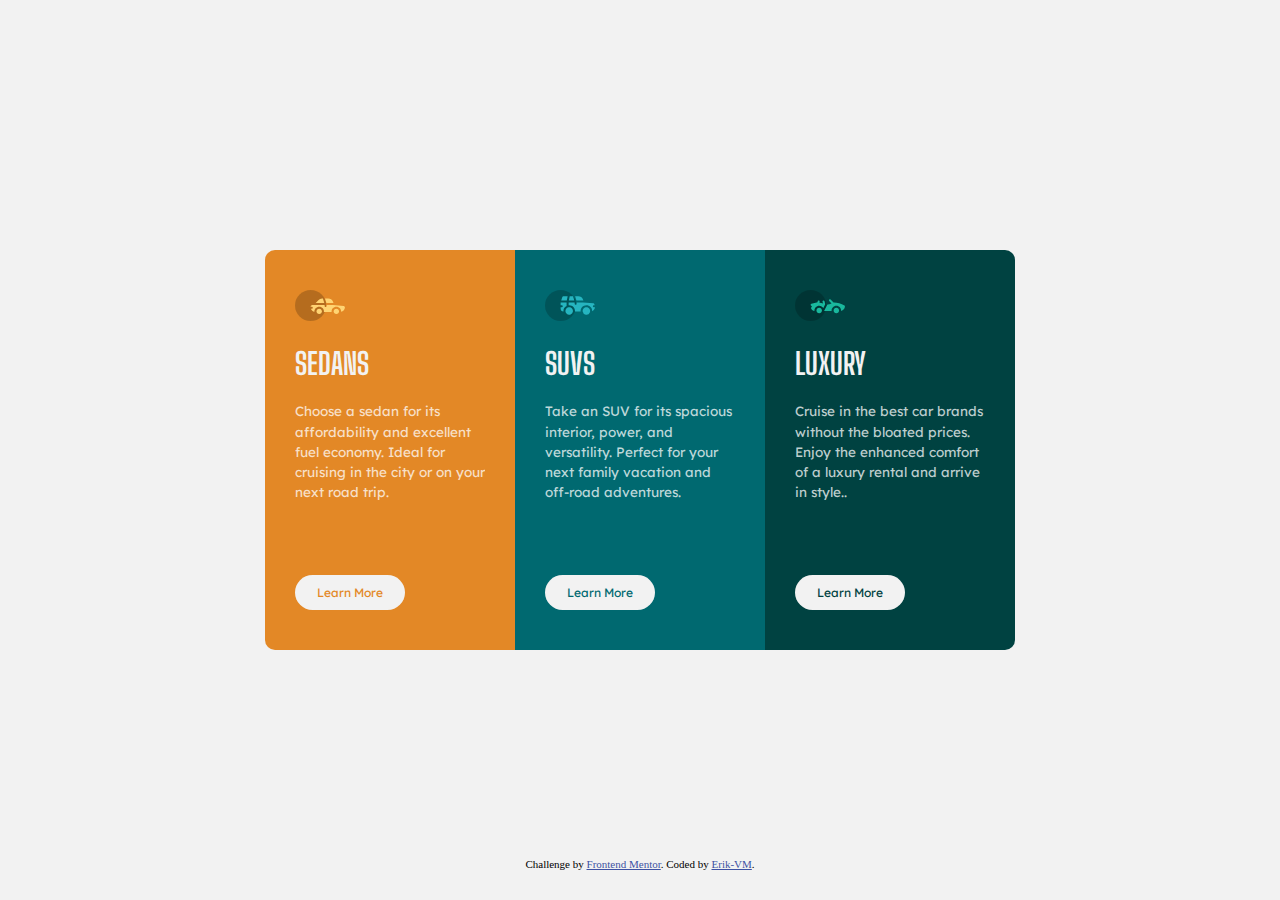
<file: 3-column preview card component/index.html>
<!DOCTYPE html>
<html lang="en">
<head>
  <meta charset="UTF-8">
  <meta name="viewport" content="width=device-width, initial-scale=1.0"> <!-- displays site properly based on user's device -->

  <link rel="icon" type="image/png" sizes="32x32" href="./images/favicon-32x32.png">
  
  <title>Frontend Mentor | 3-column preview card component</title>

  <!-- Bright orange: hsl(31, 77%, 52%)
Dark cyan: hsl(184, 100%, 22%)
Very dark cyan: hsl(179, 100%, 13%)

### Neutral

Transparent white (paragraphs): hsla(0, 0%, 100%, 0.75)
Very light gray (background, headings, buttons): hsl(0, 0%, 95%)

font-family: 'Big Shoulders Display', cursive;
font-family: 'Lexend Deca', sans-serif;
 -->
  <style>
    @import url('https://fonts.googleapis.com/css2?family=Big+Shoulders+Display:wght@700&family=Lexend+Deca&display=swap');

    *{
      padding: 0;
      margin: 0;
      box-sizing: border-box;
      overflow-x: hidden;
    }
    body{
      position: relative;
      width: 100%;
      height: 100vh;
      display: flex;
      justify-content: center;
      align-items: center;
      background: hsl(0, 0%, 95%);
      font-size: 15px;
    }
    section{
      position: relative;
      display: flex;
      justify-content: center;
      align-items: center;
      border-radius: 10px;
      flex-wrap: wrap;
    }
    .box{
      position: relative;
      width: 250px;
      height: 400px;
      padding:40px 30px;
    }
    .box:nth-child(1){
      background:hsl(31, 77%, 52%) ;
    }
    .box:nth-child(2){
      background:hsl(184, 100%, 22%) ;
    }
    .box:nth-child(3){
      background:hsl(179, 100%, 13%) ;
    }
    .box img{
      max-width: 50px;
    }
    .box h2{
      font-family: 'Big Shoulders Display', cursive;
color: hsl(0, 0%, 95%);
text-transform: uppercase;
font-size: 2em;
margin: 20px 0;
    }
    .box p{
      font-family: 'Lexend Deca', sans-serif;
      color: hsla(0, 0%, 100%, 0.75);
      line-height: 1.5em;
      font-size: 0.9em;
    }
    .box a{
      position: absolute;
      bottom: 40px;
      background: hsl(0, 0%, 95%);
      padding: 8px 20px;
      border-radius: 20px;
      text-decoration: none;
      font-family: 'Lexend Deca', sans-serif;
      font-size: 0.8em;
      border: 2px solid transparent;
    }
    .box:nth-child(1) a{
      color:hsl(31, 77%, 52%) ;
    }
    .box:nth-child(2) a{
      color:hsl(184, 100%, 22%) ;
    }
    .box:nth-child(3) a{
      color:hsl(179, 100%, 13%) ;
    }
.box a:hover{
  background: transparent;
  border: 2px solid hsla(0, 0%, 100%, 0.75);
  color: hsla(0, 0%, 100%, 0.75);
}
    .attribution { font-size: 11px; text-align: center; position: absolute; bottom: 30px;}
    .attribution a { color: hsl(228, 45%, 44%); }
@media(max-width:376px){
  body{
    height: auto;
    padding: 50px 20px;
  }
  section{
    margin: 30px 0;
    width: 100%;
  }
  .box{
      
      width: 100%;
      height: 100%;
      padding:40px 50px;
      display: flex;
      flex-direction: column;
      justify-content: space-evenly;
      align-items: flex-start;
    }
  .box h2{
    font-size: 2.3em;
  }
  .box p{
    font-size: 0.8em;
  }
  .box a{
   position: relative;
   bottom: 0;
   margin-top: 30px;
  }
}

  </style>
</head>
<body>
  <section>
    <div class="box">
      <img src="images/icon-sedans.svg" alt="">
      <h2>Sedans</h2>
      <p>Choose a sedan for its affordability and excellent fuel economy. Ideal for cruising in the city 
        or on your next road trip.</p>
        <a href="#">Learn More</a>
    </div>
    <div class="box">
      <img src="images/icon-suvs.svg" alt="">
      <h2>SUVs</h2>
      <p>Take an SUV for its spacious interior, power, and versatility. Perfect for your next family vacation 
        and off-road adventures.</p>
        <a href="#">Learn More</a>
    </div>
    <div class="box">
      <img src="images/icon-luxury.svg" alt="">
      <h2>Luxury</h2>
      <p>Cruise in the best car brands without the bloated prices. Enjoy the enhanced comfort of a luxury 
        rental and arrive in style..</p>
        <a href="#">Learn More</a>
    </div>
  </section>
  
 
  

  
  
  
  <div class="attribution">
    Challenge by <a href="https://www.frontendmentor.io?ref=challenge" target="_blank">Frontend Mentor</a>. 
    Coded by <a href="https://github.com/erik-vm">Erik-VM</a>.
  </div>
</body>
</html>
</file>
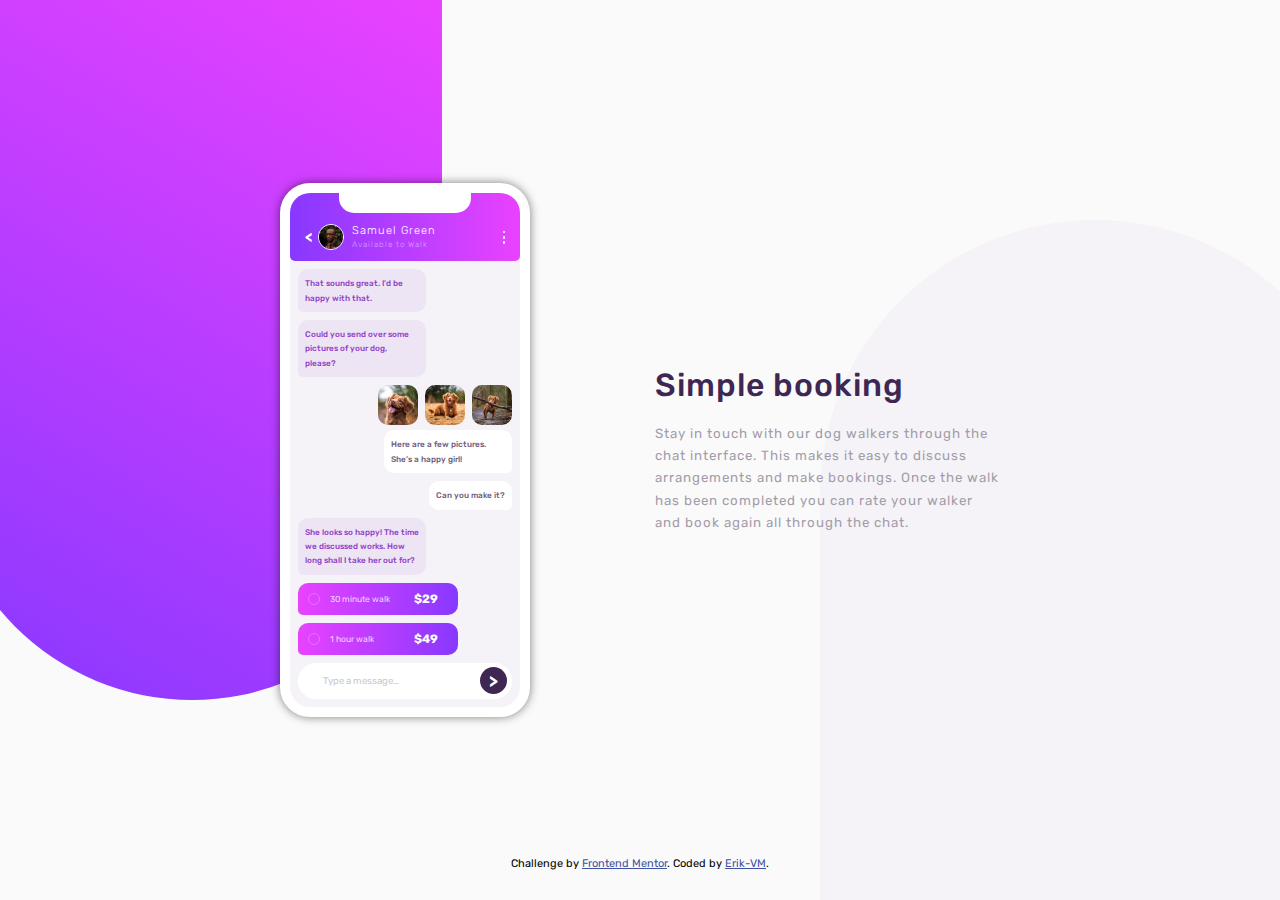
<file: Chat app CSS illustration/index.html>
<!DOCTYPE html>
<html lang="en">
<head>
  <meta charset="UTF-8">
  <meta name="viewport" content="width=device-width, initial-scale=1.0"> <!-- displays site properly based on user's device -->

  <link rel="icon" type="image/png" sizes="32x32" href="./images/favicon-32x32.png">
  <link rel="stylesheet" href="style.css">
  <title>Frontend Mentor | Chat app CSS illustration</title>
</head>
<body>
  <div class="bgleft"></div>
  <div class="bgright"></div>
  <section>
    <div class="phone">
      <div class="status">
        <div class="speaker"></div>
        <div class="name">
          <div class="left">
            <div class="pic"><h3>&LT;</h3><img src="images/avatar.jpg" alt=""></div>
            <div class="text"><h3>Samuel Green</h3><h4>Available to Walk</h4></div>
          </div>
        </div>
        <div class="dots">
          <div class="dot"></div>
          <div class="dot"></div>
          <div class="dot"></div>
        </div>
      </div>
      <div class="chatbox">
        <p class="sam">That sounds great. I’d be happy with that.</p>
        <p class="sam"> Could you send over some pictures of your dog, please?</p>
       
       <div class="owner">
        <div class="img"> <img src="images/dog-image-1.jpg" alt="">
          <img src="images/dog-image-2.jpg" alt="">
          <img src="images/dog-image-3.jpg" alt=""></div>
        <p class="dog"> Here are a few pictures. She’s a happy girl!</p>
        <p class="dog">Can you make it?</p></div>
        <p class="sam"> She looks so happy! The time we discussed works. How long shall I take her out for?</p>
        <div class="price">
          <div class="lcontent">
            <div class="circle"></div>
            <p> 30 minute walk</p>
          </div>
          <strong>$29</strong>
        </div>
        <div class="price">
          <div class="lcontent">
            <div class="circle"></div>
            <p>1 hour walk</p>
          </div>
          <strong>$49</strong>
        </div>
        <div class="typemsg">
          <p> Type a message…</p><div class="send"><strong>></strong></div>
        </div>
      </div>

    </div>
    <div class="content">
      <h1>Simple booking</h1>
      <sub> Stay in touch with our dog walkers through the chat interface. This makes it easy to 
        discuss arrangements and make bookings. Once the walk has been completed you can rate 
        your walker and book again all through the chat.</sub>
  </div>
  </section>
  <div class="attribution">
    Challenge by <a href="https://www.frontendmentor.io?ref=challenge" target="_blank">Frontend Mentor</a>. 
    Coded by <a href="https://github.com/erik-vm">Erik-VM</a>.
  </div>
</body>
</html>
</file>
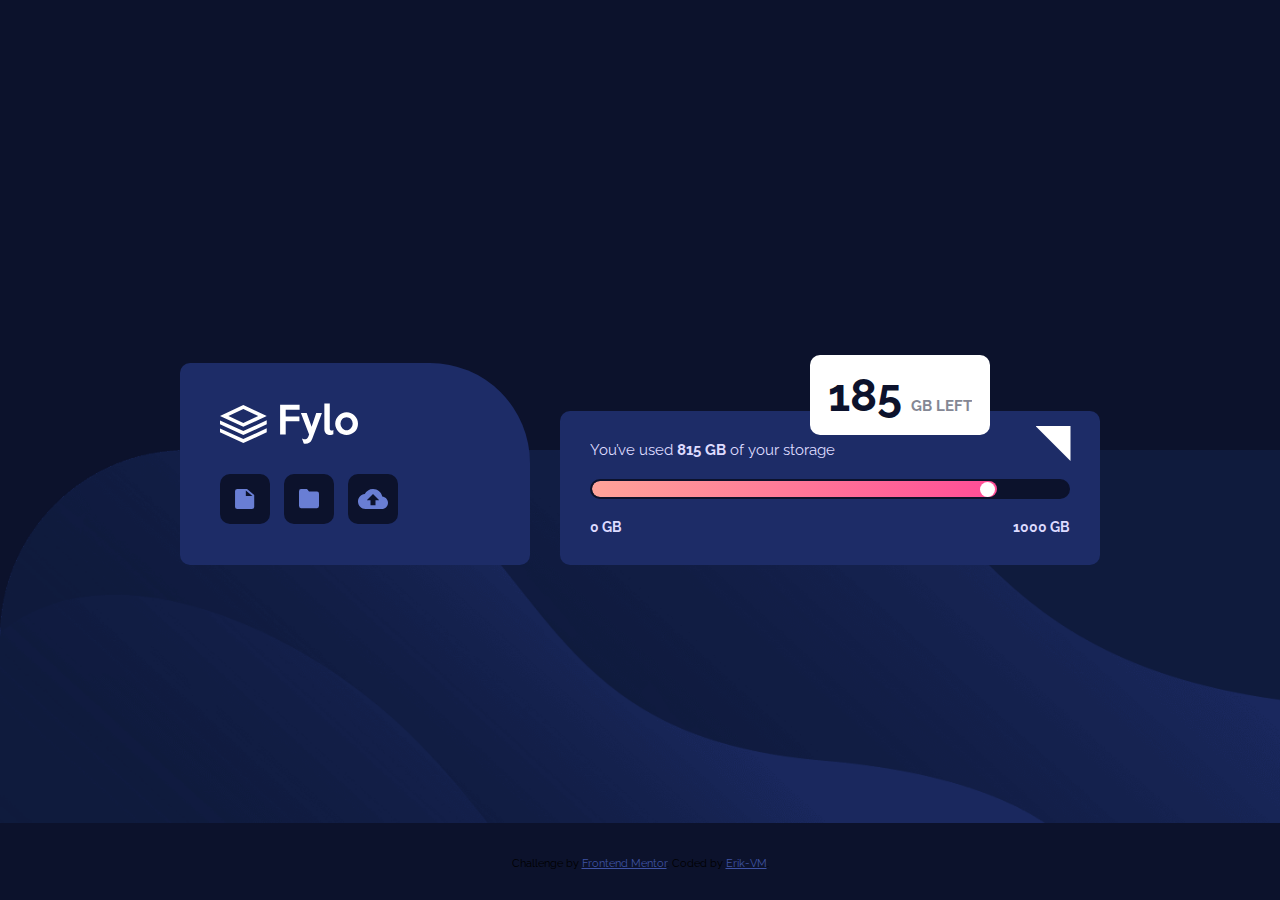
<file: Fylo data storage component/index.html>
<!DOCTYPE html>
<html lang="en">
<head>
  <meta charset="UTF-8">
  <meta name="viewport" content="width=device-width, initial-scale=1.0"> <!-- displays site properly based on user's device -->

  <link rel="icon" type="image/png" sizes="32x32" href="./images/favicon-32x32.png">
  <link rel="stylesheet" href="style.css">
  
  <title>Frontend Mentor | Fylo data storage component</title>
</head>
<body>
<section>
  <div class="contentbox">
    <div class="content">
      <div class="logo"><img src="images/logo.svg" alt=""></div>
      <div class="icons">
        <img src="images/icon-document.svg" alt="">
        <img src="images/icon-folder.svg" alt="">
        <img src="images/icon-upload.svg" alt="">
      </div>
    </div>
    <div class="bubble"><h3><strong>185</strong> GB Left</h3></div>
    <div class="storageinfo">
      
      <div class="text"><h4>You’ve used <strong>815 GB</strong> of your storage</h4></div>
  <div class="storagebar">
    <div class="usedstorage">
      <div class="dot"></div>
    </div>
  </div>
  <div class="range"><h4>0 GB</h4>
    <h4>1000 GB</h4></div>
    </div>
  </div>
</section>
  <div class="attribution">
    Challenge by <a href="https://www.frontendmentor.io?ref=challenge" target="_blank">Frontend Mentor</a>. 
    Coded by <a href="https://github.com/erik-vm">Erik-VM</a>.
  </div>
</body>
</html>
</file>
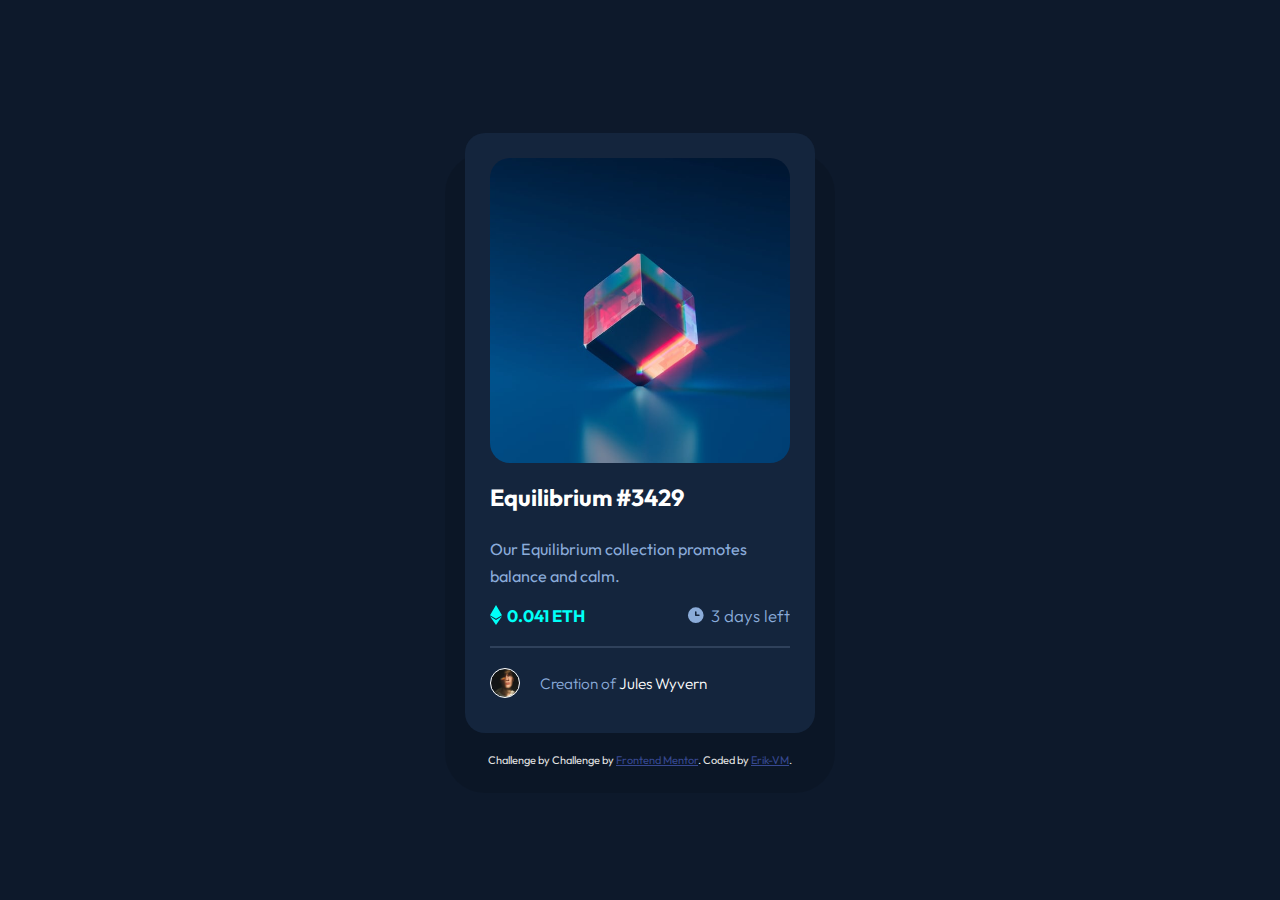
<file: NFT preview card component/index.html>
<!DOCTYPE html>
<html lang="en">
<head>
  <meta charset="UTF-8">
  <meta name="viewport" content="width=device-width, initial-scale=1.0"> <!-- displays site properly based on user's device -->
<link rel="stylesheet" href="style.css">
  <link rel="icon" type="image/png" sizes="32x32" href="./images/favicon-32x32.png">
  
  <title>Frontend Mentor | NFT preview card component</title>
</head>
<body>


  <div class="box">
    <div class="pic">
      <div class="pichover"><div class="eye"></div></div>
    </div>
    <h1>Equilibrium #3429</h1>
    <sub>
      Our Equilibrium collection promotes balance and calm.</sub>
      <div class="info">
        <div class="left"><img src="images/icon-ethereum.svg" alt=""><h3> 0.041 ETH</h3></div>
        <div class="right"><img src="images/icon-clock.svg" alt=""><h3> 3 days left</h3></div>
      </div>
      <div class="line"></div>
      <div class="author">
        <div class="profilePic"></div><h4>Creation of <span>Jules Wyvern</span></h4>
      </div>
  </div>


  


 
 
  
  

  <div class="attribution">
    Challenge by 
    Challenge by <a href="https://www.frontendmentor.io?ref=challenge" target="_blank">Frontend Mentor</a>. 
    Coded by <a href="https://github.com/erik-vm">Erik-VM</a>.
  </div>
</body>
</html>
</file>
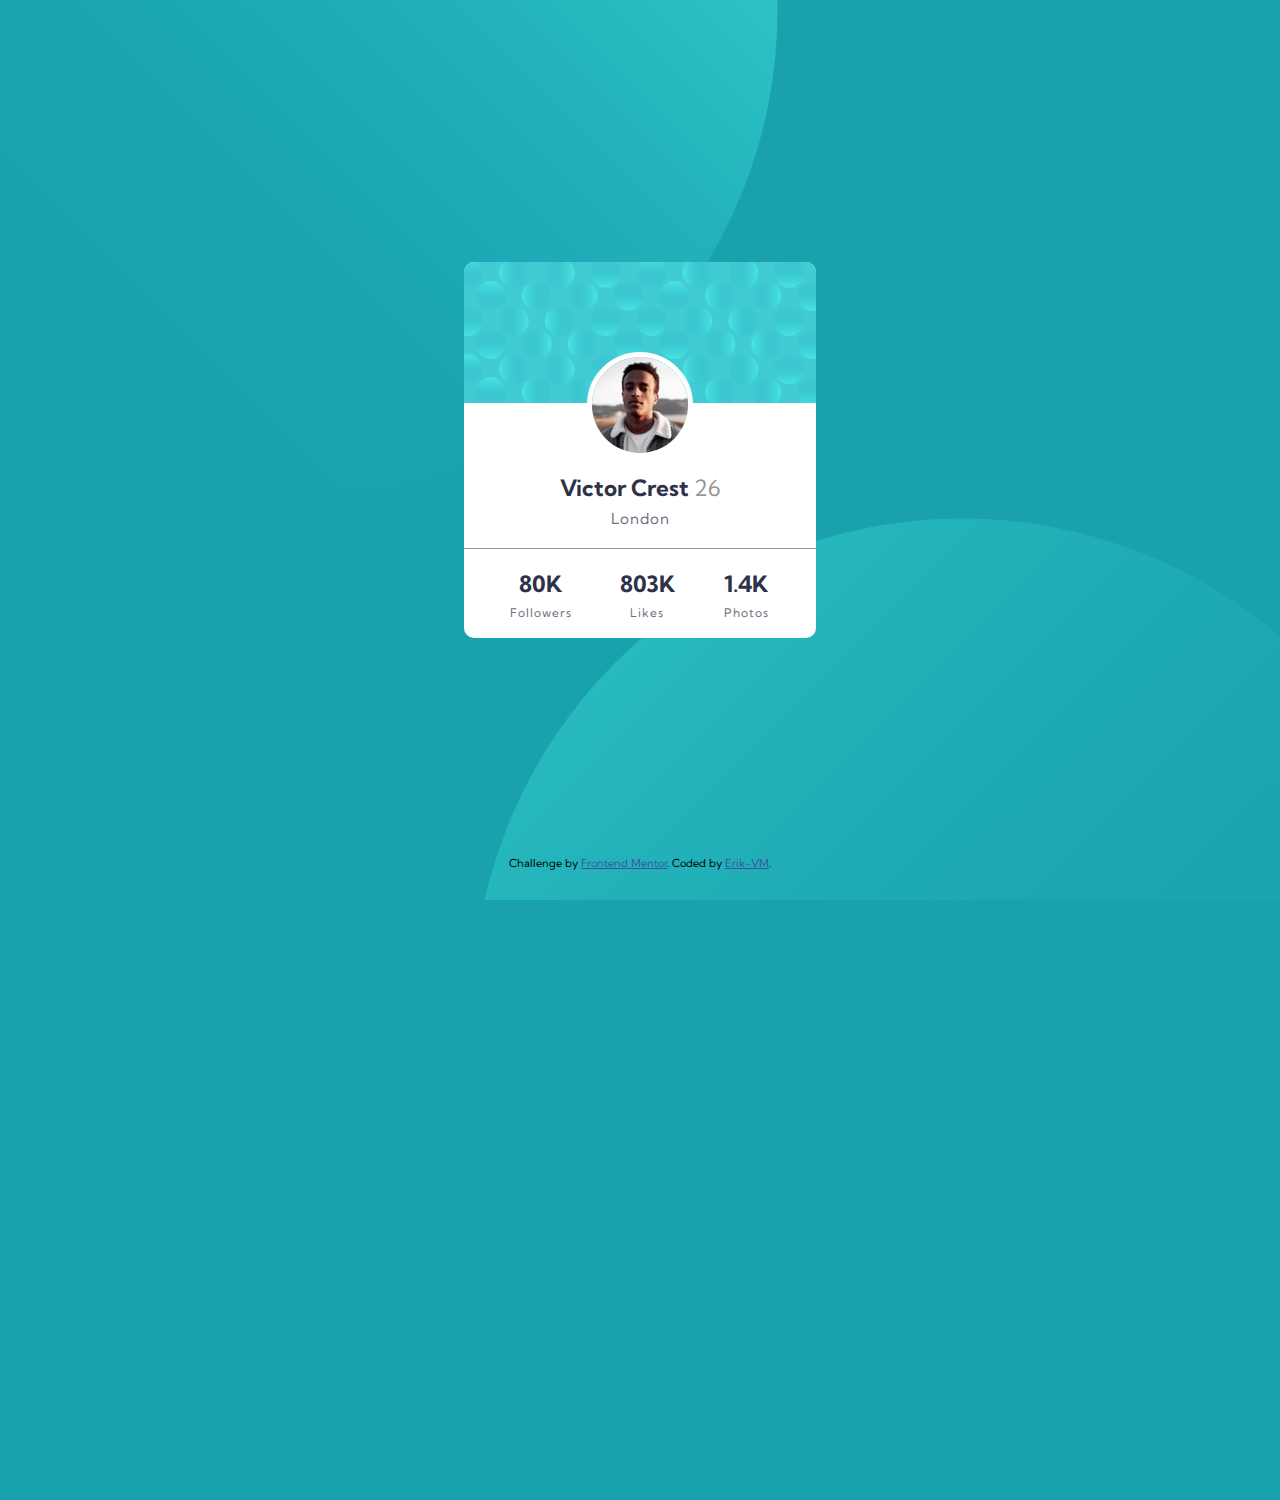
<file: Profile card component/index.html>
<!DOCTYPE html>
<html lang="en">
<head>
  <meta charset="UTF-8">
  <meta name="viewport" content="width=device-width, initial-scale=1.0"> <!-- displays site properly based on user's device -->

  <link rel="icon" type="image/png" sizes="32x32" href="./images/favicon-32x32.png">
  
  <title>Frontend Mentor | Profile card component</title>

  <!-- ### Primary

Dark cyan: hsl(185, 75%, 39%)
Very dark desaturated blue: hsl(229, 23%, 23%)
Dark grayish blue: hsl(227, 10%, 46%)

### Neutral

Dark gray: hsl(0, 0%, 59%)
 -->
  <style>
    @import url('https://fonts.googleapis.com/css2?family=Kumbh+Sans:wght@400;700&display=swap');

    *{
      padding: 0;
      margin: 0;
      box-sizing: border-box;
      overflow: hidden;
    }
    body{
      position: relative;
width: 100%;
height: 100vh;
display: flex;
justify-content: center;
align-items: center;
font-family: 'Kumbh Sans', sans-serif;
font-size: 15px;
background:hsl(185, 75%, 39%) ;
    }
    h2{
      color: hsl(229, 23%, 23%);
      font-size: 1.5em;
      padding: 2px;
      font-weight: 700;
    }
    p{
      color: hsl(227, 10%, 46%);
      letter-spacing: 1px;
    }
    section{
      position: relative;
      width: 352px;
      height: 376px;
      background: #FFFFFF;
      border-radius: 10px;
      display: flex;
      justify-content: center;
      align-items: center;
      flex-direction: column;
    }
    section .cardBG{
position: absolute;
top: 0;
left: 0;
width: 100%;
    }
    section .victor{
      position: absolute;
      border: 5px solid #FFFFFF;
      border-radius: 50%;
      top: 90px;
    }
    section h2{
      margin-top: 100px;
    }
    section h2 span{
      color: hsl(0, 0%, 59%);
      font-weight: 400;
    }
    section p{
      margin-top: 5px;
    }
    .stats{
position: absolute;
bottom: 0;
width: 100%;
height: 90px;
display: flex;
justify-content: space-evenly;
align-items: center;
border-top: 1px solid hsl(0, 0%, 59%);
text-align: center;
    }
    .stats h2{
      margin-top: 0;
    }
    .stats p{
      font-size: 0.8em;
    }
    .bgTop{
position: absolute;
left: -200px;
top: -480px;
    }
    .bgBottom{
      position: absolute;
      right: -170px;
      bottom: -600px;
    }
    .attribution { font-size: 11px; text-align: center; position: absolute; bottom: 30px;}
    .attribution a { color: hsl(228, 45%, 44%); }
    @media(max-width:376px){
      body{
      }
      section{
      width: 326px;
      height: 374px;
    }
    h2{
      font-size: 1.2em;
    }
    .bgTop{
position: absolute;
left: -720px;
top: -650px;
    }
    .bgBottom{
      position: absolute;
      right: -730px;
      bottom: -600px;
    }
    }
  </style>
</head>
<body>
  <div class="bgTop"><img src="images/bg-pattern-top.svg" alt=""></div>
  <div class="bgBottom"><img src="images/bg-pattern-bottom.svg" alt=""></div>
<section>
  <img class="cardBG" src="images/bg-pattern-card.svg" alt="">
  <img class="victor" src="images/image-victor.jpg" alt="">
  <h2>Victor Crest <span>26</span></h2>
  <p>London</p>
  <div class="stats">
    <div class="box">
      <h2>80K</h2>
      <p>Followers</p>
    </div>
    <div class="box">
      <h2>803K</h2>
      <p>Likes</p>
    </div>
    <div class="box">
      <h2>1.4K</h2>
      <p>Photos</p>
    </div>
  </div>
</section>
  <div class="attribution">
    Challenge by <a href="https://www.frontendmentor.io?ref=challenge" target="_blank">Frontend Mentor</a>. 
    Coded by <a href="https://github.com/erik-vm">Erik-VM</a>.
  </div>
</body>
</html>
</file>
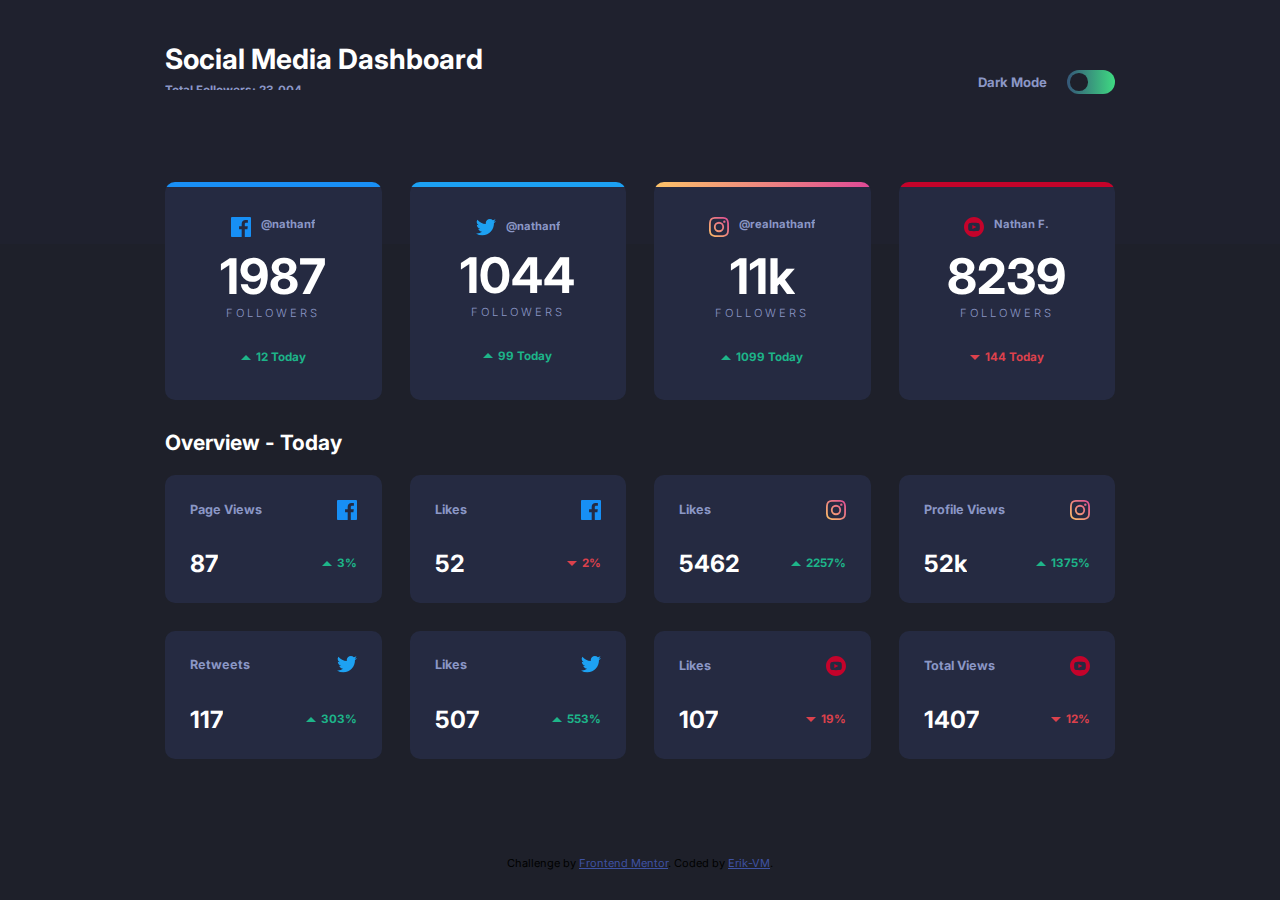
<file: Social media dashboard with theme switcher/index.html>
<!DOCTYPE html>
<html lang="en">
<head>
  <meta charset="UTF-8">
  <meta name="viewport" content="width=device-width, initial-scale=1.0"> <!-- displays site properly based on user's device -->

  <link rel="icon" type="image/png" sizes="32x32" href="./images/favicon-32x32.png">
  <link rel="stylesheet" href="style.css">
  
  <title>Frontend Mentor | Social media dashboard with theme switcher</title>

 
</head>
<body>
  <section>


    <header>
      <div class="heading">
        <h1>Social Media Dashboard</h1>
        <sub>Total Followers: 23,004</sub>
      </div>
      <div class="toggle">
        <h3> Dark Mode</h3>
        <div class="btn" onclick="toggle()"><div class="dot"></div></div>
      </div>
    </header>


    <div class="overallstats">
      <div class="osbox">
        <div class="topbar"></div>
        <div class="username">
          <img src="images/icon-facebook.svg" alt="">
          <h3>@nathanf</h3>
        </div>
        <h2>1987</h2>
        <h4>Followers</h4>
        <div class="today up"><img src="images/icon-up.svg" alt=""><h5> 12 Today</h5></div>
      </div>

      <div class="osbox">
        <div class="topbar twitter"></div>
        <div class="username">
          <img src="images/icon-twitter.svg" alt="">
          <h3>@nathanf</h3>
        </div>
        <h2>1044</h2>
        <h4>Followers</h4>
        <div class="today up"><img src="images/icon-up.svg" alt=""><h5> 99 Today</h5></div>
      </div>

      <div class="osbox">
        <div class="topbar instagram"></div>
        <div class="username">
          <img src="images/icon-instagram.svg" alt="">
          <h3>@realnathanf</h3>
        </div>
        <h2> 11k</h2>
        <h4>Followers</h4>
        <div class="today up"><img src="images/icon-up.svg" alt=""><h5> 1099 Today</h5></div>
      </div>

      <div class="osbox">
        <div class="topbar youtube"></div>
        <div class="username">
          <img src="images/icon-youtube.svg" alt="">
          <h3>Nathan F.</h3>
        </div>
        <h2>8239</h2>
        <h4>Followers</h4>
        <div class="today down"><img src="images/icon-down.svg" alt=""><h5> 144 Today</h5></div>
      </div>
    </div>

    <div class="overviewtoday">
      <h2>Overview - Today</h2>
      <div class="todaystats">
        <div class="tdsbox">
          <div class="topcontent">
            <h4>Page Views</h4>
            <img src="images/icon-facebook.svg" alt="">
          </div>
          <div class="bottomcontent">
            <h3>87</h3>
            <div class="today up"><img src="images/icon-up.svg" alt=""><h5>3%</h5></div>
          </div>
        </div>
        
        <div class="tdsbox">
          <div class="topcontent">
            <h4>Likes</h4>
            <img src="images/icon-facebook.svg" alt="">
          </div>
          <div class="bottomcontent">
            <h3>52</h3>
            <div class="today down"><img src="images/icon-down.svg" alt=""><h5>2%</h5></div>
          </div>
        </div>

        <div class="tdsbox">
          <div class="topcontent">
            <h4>Likes</h4>
            <img src="images/icon-instagram.svg" alt="">
          </div>
          <div class="bottomcontent">
            <h3>5462</h3>
            <div class="today up"><img src="images/icon-up.svg" alt=""><h5>2257%</h5></div>
          </div>
        </div>

        <div class="tdsbox">
          <div class="topcontent">
            <h4>Profile Views</h4>
            <img src="images/icon-instagram.svg" alt="">
          </div>
          <div class="bottomcontent">
            <h3>52k</h3>
            <div class="today up"><img src="images/icon-up.svg" alt=""><h5>1375%</h5></div>
          </div>
        </div>

        <div class="tdsbox">
          <div class="topcontent">
            <h4>Retweets</h4>
            <img src="images/icon-twitter.svg" alt="">
          </div>
          <div class="bottomcontent">
            <h3>117</h3>
            <div class="today up"><img src="images/icon-up.svg" alt=""><h5>303%</h5></div>
          </div>
        </div>

        <div class="tdsbox">
          <div class="topcontent">
            <h4>Likes</h4>
            <img src="images/icon-twitter.svg" alt="">
          </div>
          <div class="bottomcontent">
            <h3>507</h3>
            <div class="today up"><img src="images/icon-up.svg" alt=""><h5>553%</h5></div>
          </div>
        </div>

        <div class="tdsbox">
          <div class="topcontent">
            <h4>Likes</h4>
            <img src="images/icon-youtube.svg" alt="">
          </div>
          <div class="bottomcontent">
            <h3>107</h3>
            <div class="today down"><img src="images/icon-down.svg" alt=""><h5>19%</h5></div>
          </div>
        </div>

        <div class="tdsbox">
          <div class="topcontent">
            <h4>Total Views</h4>
            <img src="images/icon-youtube.svg" alt="">
          </div>
          <div class="bottomcontent">
            <h3>1407</h3>
            <div class="today down"><img src="images/icon-down.svg" alt=""><h5>12%</h5></div>
          </div>
        </div>

      </div>
    </div>
  </section>

  
  <div class="attribution">
    Challenge by <a href="https://www.frontendmentor.io?ref=challenge" target="_blank">Frontend Mentor</a>. 
    Coded by <a href="https://github.com/erik-vm">Erik-VM</a>.
  </div>

  <script>
    function toggle(){
      const toggle = document.querySelector(".btn");
toggle.classList.toggle('light');
const bodybg = document.querySelector('body');
bodybg.classList.toggle('light');
const headerbg = document.querySelector('header');
headerbg.classList.toggle('light');
const boxbg = document.querySelectorAll('.osbox');
boxbg.forEach((c) =>{
  c.classList.toggle('light')
})
const tdsboxgb = document.querySelectorAll('.tdsbox');
tdsboxgb.forEach((c) => {
  c.classList.toggle('light')
})
    }
  </script>

</body>
</html>
</file>
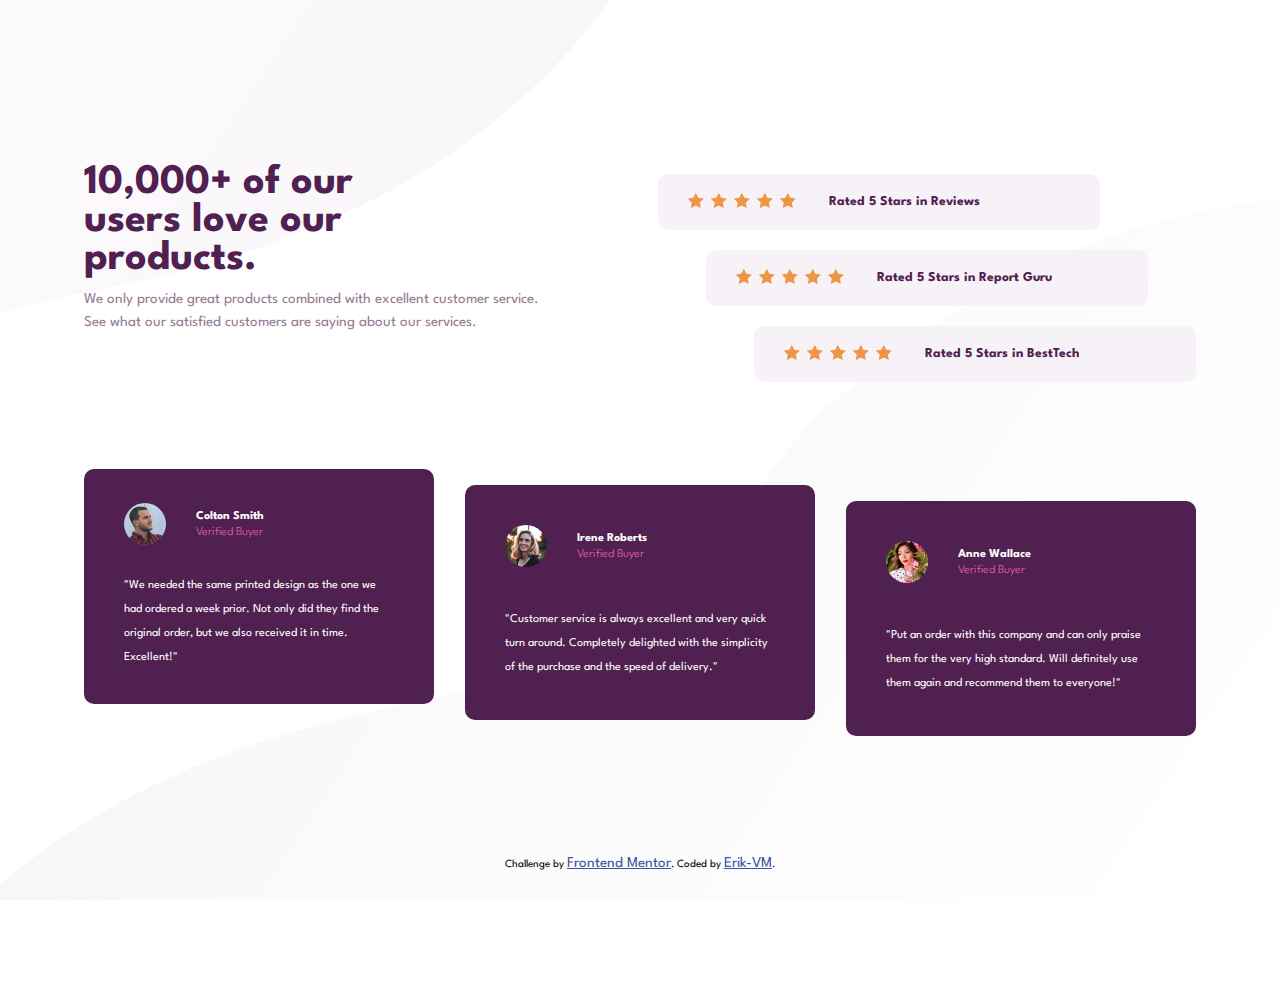
<file: Social proof section/index.html>
<!DOCTYPE html>
<html lang="en">
  <head>
    <meta charset="UTF-8" />
    <meta name="viewport" content="width=device-width, initial-scale=1.0" />
    <!-- displays site properly based on user's device -->

    <link
      rel="icon"
      type="image/png"
      sizes="32x32"
      href="./images/favicon-32x32.png">
  
<link rel="stylesheet" href="style.css">
    <title>Frontend Mentor | Social proof section</title>
  </head>
  <body>
    <div class="bgtop">
    </div>
    <div class="bgbottom"></div>
    <section>
      <div class="contnet">
        <h2> 10,000+ of our <br> users love our <br> products.</h2>
        <p> We only provide great products combined with excellent customer service.
          See what our satisfied customers are saying about our services.</p>
      </div>
      <div class="ratings">
        <div class="raitingBox">
          <div class="stars">
            <img src="images/icon-star.svg" alt="">
          <img src="images/icon-star.svg" alt="">
          <img src="images/icon-star.svg" alt="">
          <img src="images/icon-star.svg" alt="">
          <img src="images/icon-star.svg" alt="">
          </div>
          <h3>Rated 5 Stars in Reviews</h3>
      </div>
        <div class="raitingBox">
          <div class="stars">
            <img src="images/icon-star.svg" alt="">
          <img src="images/icon-star.svg" alt="">
          <img src="images/icon-star.svg" alt="">
          <img src="images/icon-star.svg" alt="">
          <img src="images/icon-star.svg" alt="">
          </div>
          <h3>Rated 5 Stars in Report Guru</h3>
        </div>
        <div class="raitingBox">
          <div class="stars">
            <img src="images/icon-star.svg" alt="">
          <img src="images/icon-star.svg" alt="">
          <img src="images/icon-star.svg" alt="">
          <img src="images/icon-star.svg" alt="">
          <img src="images/icon-star.svg" alt="">
          </div>
          <h3>  Rated 5 Stars in BestTech</h3>
        </div>  
      </div>
      <div class="testemonials">
        <div class="testBox">
          <img src="images/image-colton.jpg" alt="">
          <div class="name"><h3>Colton Smith </h3><h3> Verified Buyer</h3></div>
          <p> "We needed the same printed design as the one we had ordered a week prior.
            Not only did they find the original order, but we also received it in time.
            Excellent!"</p>
        </div>
        <div class="testBox">
          <img src="images/image-irene.jpg" alt="">
          <div class="name"><h3>Irene Roberts </h3><h3> Verified Buyer</h3></div>
          <p>"Customer service is always excellent and very quick turn around. Completely
            delighted with the simplicity of the purchase and the speed of delivery."</p>
        </div>
        <div class="testBox">
          <img src="images/image-anne.jpg" alt="">
          <div class="name"><h3>Anne Wallace  </h3><h3> Verified Buyer</h3></div>
          <p>"Put an order with this company and can only praise them for the very high
            standard. Will definitely use them again and recommend them to everyone!"</p>
        </div>
      </div>
    </section>
    <div class="attribution">
      Challenge by
      <a href="https://www.frontendmentor.io?ref=challenge" target="_blank"
        >Frontend Mentor</a
      >.   Coded by <a href="https://github.com/erik-vm">Erik-VM</a>.
    </div>
  </body>
</html>
</file>
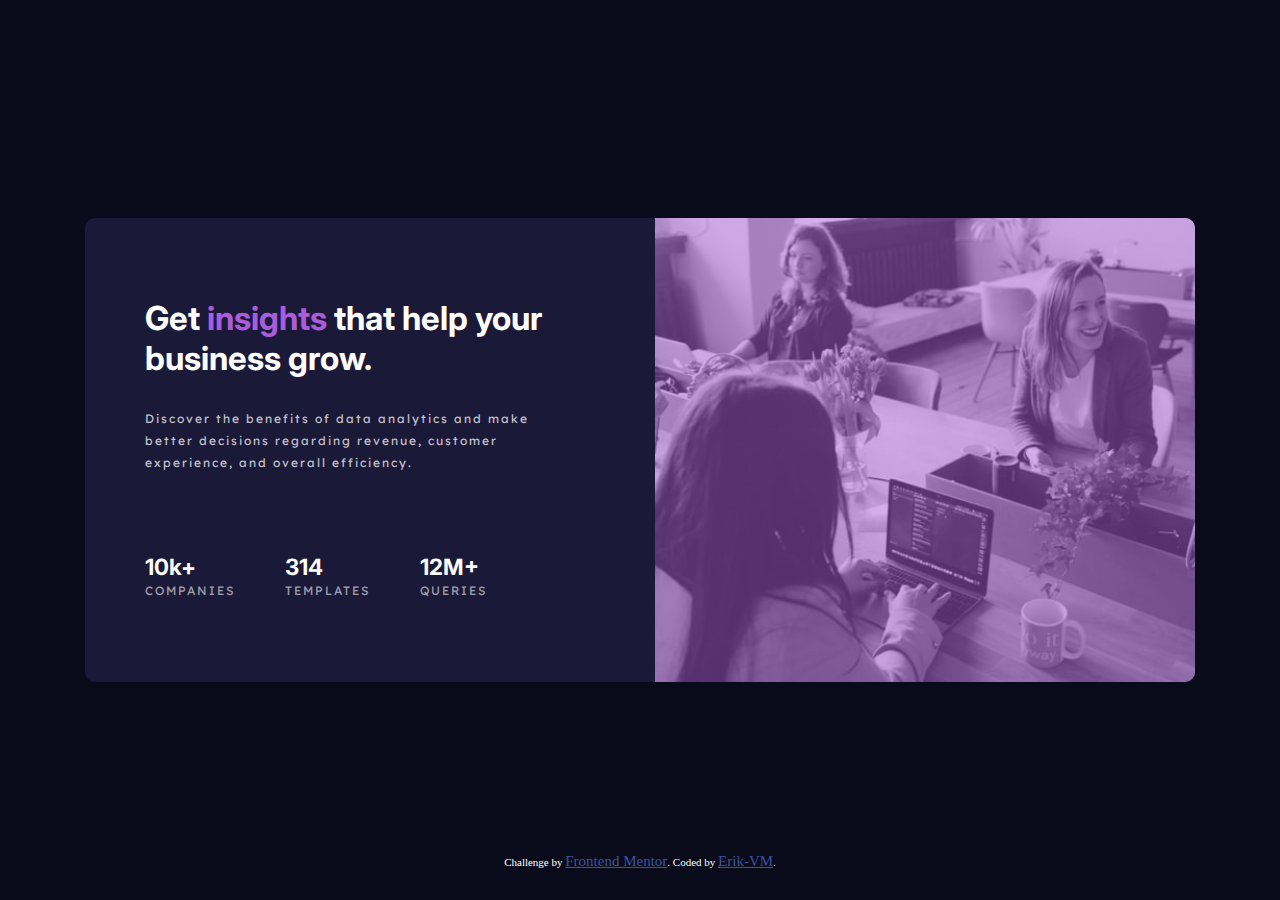
<file: Stats preview card component/index.html>
<!DOCTYPE html>
<html lang="en">
<head>
  <meta charset="UTF-8">
  <meta name="viewport" content="width=device-width, initial-scale=1.0"> <!-- displays site properly based on user's device -->

  <link rel="icon" type="image/png" sizes="32x32" href="./images/favicon-32x32.png">
  
  <title>Frontend Mentor | Stats preview card component</title>

  <!--- Very dark blue (main background): hsl(233, 47%, 7%)
- Dark desaturated blue (card background): hsl(244, 38%, 16%)
- Soft violet (accent): hsl(277, 64%, 61%)

### Neutral

- White (main heading, stats): hsl(0, 0%, 100%)
- Slightly transparent white (main paragraph): hsla(0, 0%, 100%, 0.75)
- Slightly transparent white (stat headings): hsla(0, 0%, 100%, 0.6)-->
  <style>
@import url('https://fonts.googleapis.com/css2?family=Inter:wght@400;700&family=Lexend+Deca&display=swap');

*{
  padding: 0;
  margin: 0;
  box-sizing: border-box;
  overflow-x: hidden;
  font-size: 15px;
}
body{
  position: relative;
  display: flex;
  justify-content: center;
  align-items: center;
  min-height: 100vh;
  background:hsl(233, 47%, 7%) ;
  font-size: 15px;
}
section{
  position: relative;
 width: 1110px;
 background: hsl(244, 38%, 16%);
 border-radius: 10px;
 display: flex;
}
.content{
  position: relative;
  width: 570px;
  padding: 80px 90px 80px 60px;
}
.content h2{
  font-size: 2.2em;
  font-family: 'Inter', sans-serif;
  color: hsl(0, 0%, 100%);
}
.content h2 span{
  font-size: 1em;
  color: hsl(277, 64%, 61%);
}
.content p{
  font-size: 0.8em;
color: hsla(0, 0%, 100%, 0.75) ;
line-height: 1.8em;
margin: 30px 0;
letter-spacing: 2px;
font-family: 'Lexend Deca', sans-serif;
}
.image{
position: relative;
width: 540px;
background: url(images/image-header-desktop.jpg) center no-repeat;
background-size: cover;
}
.image::after{
  content: '';
  position: absolute;
  width: 100%;height: 100%;
  background:hsl(277, 64%, 61%);
  opacity: .5;
}
.stats{
  position: relative;
  display: flex;
  align-items: center;
  margin-top: 80px;
}
.box{
  margin-right: 50px;
}
.box h3{
  font-size: 1.5em;
  color: hsl(0, 0%, 100%);
  font-family: 'Inter', sans-serif;
}
.box p{
  text-transform: uppercase;
  color: hsla(0, 0%, 100%, 0.6);
  font-size: 0.8em;
  margin: 0;
}

.attribution { position: absolute; bottom: 30px; color: #fff; font-size: 11px; text-align: center; }
    .attribution a { color: hsl(228, 45%, 44%); }

@media(max-width:376px){
  body{
    position: relative;
    padding: 20px;
  }
  section{
 width: 100%;
 flex-direction: column-reverse;
 margin: 50px 0;
}
.content{
  width: 100%;
  padding: 20px;
  flex-direction: column;
  text-align: center;
  margin-top: 10px;
  padding: 10px;
}
.content h2 {
  font-size:1.6em ;
}
.content p{
  margin: 20px 0px;
  font-size: 0.6em;
}
.stats{
  margin-top: 0px;
  flex-direction: column;
}
.stats h3{
  font-size: 1.3em;
}
.box p{
  margin: 3px 0 0;
  font-size: 0.6em;
}
.box{
  margin: 10px 0;
}
.image{
width: 100%;
height: 200px;
background: url(images/image-header-mobile.jpg) center no-repeat;
background-size: cover;
}
.attribution {bottom: 10px;}
}



  </style>
</head>
<body>

  <section>
    <div class="content">
      <h2>Get <span>insights</span> that help your business grow.</h2>
      <p>  Discover the benefits of data analytics and make better decisions regarding revenue, customer 
        experience, and overall efficiency.</p>
        <div class="stats">
          <div class="box"><h3>10k+</h3><p>companies</p></div>
          <div class="box"><h3>314</h3><p>templates</p></div>
          <div class="box"><h3> 12M+</h3><p>queries</p></div>         
        </div>
    </div>
    <div class="image"></div>
  </section>

 



 

 

  <div class="attribution">
    Challenge by <a href="https://www.frontendmentor.io?ref=challenge" target="_blank">Frontend Mentor</a>. 
    Coded by <a href="https://github.com/erik-vm">Erik-VM</a>.
  </div>
</body>
</html>
</file>
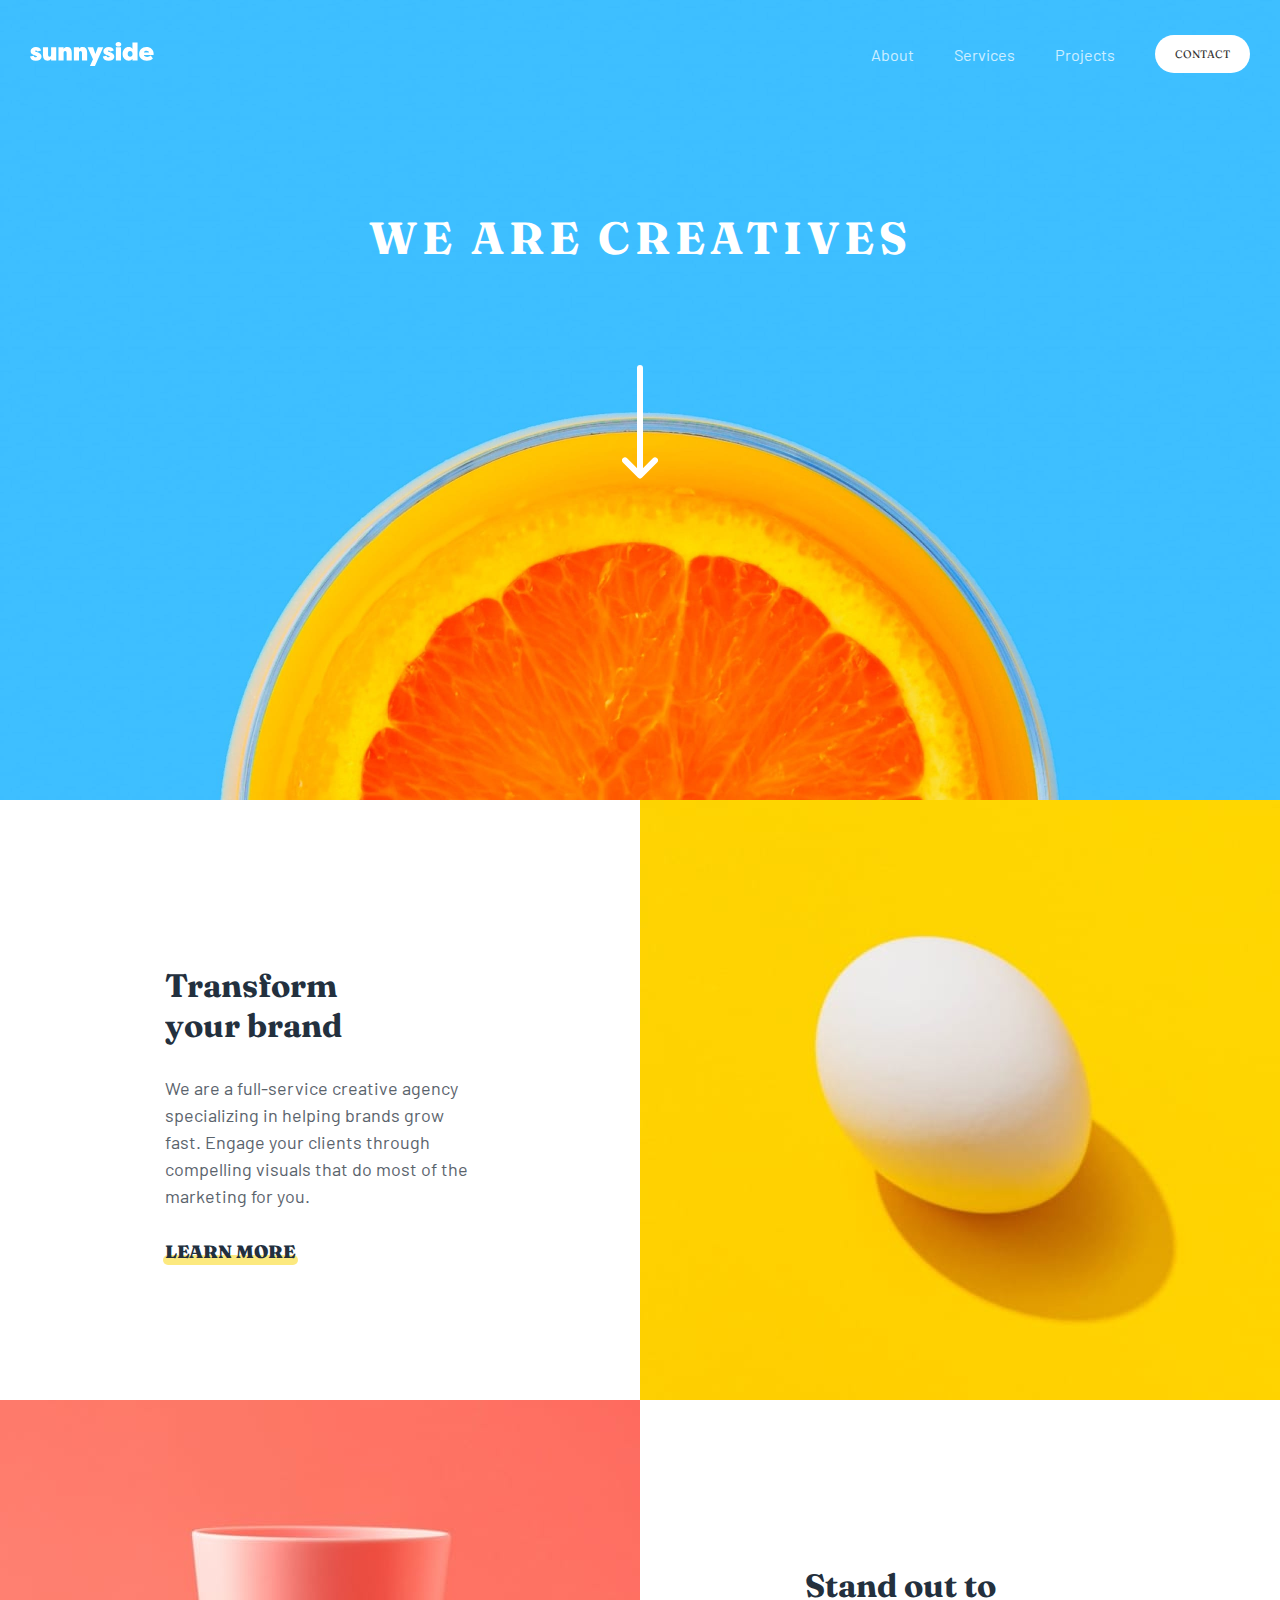
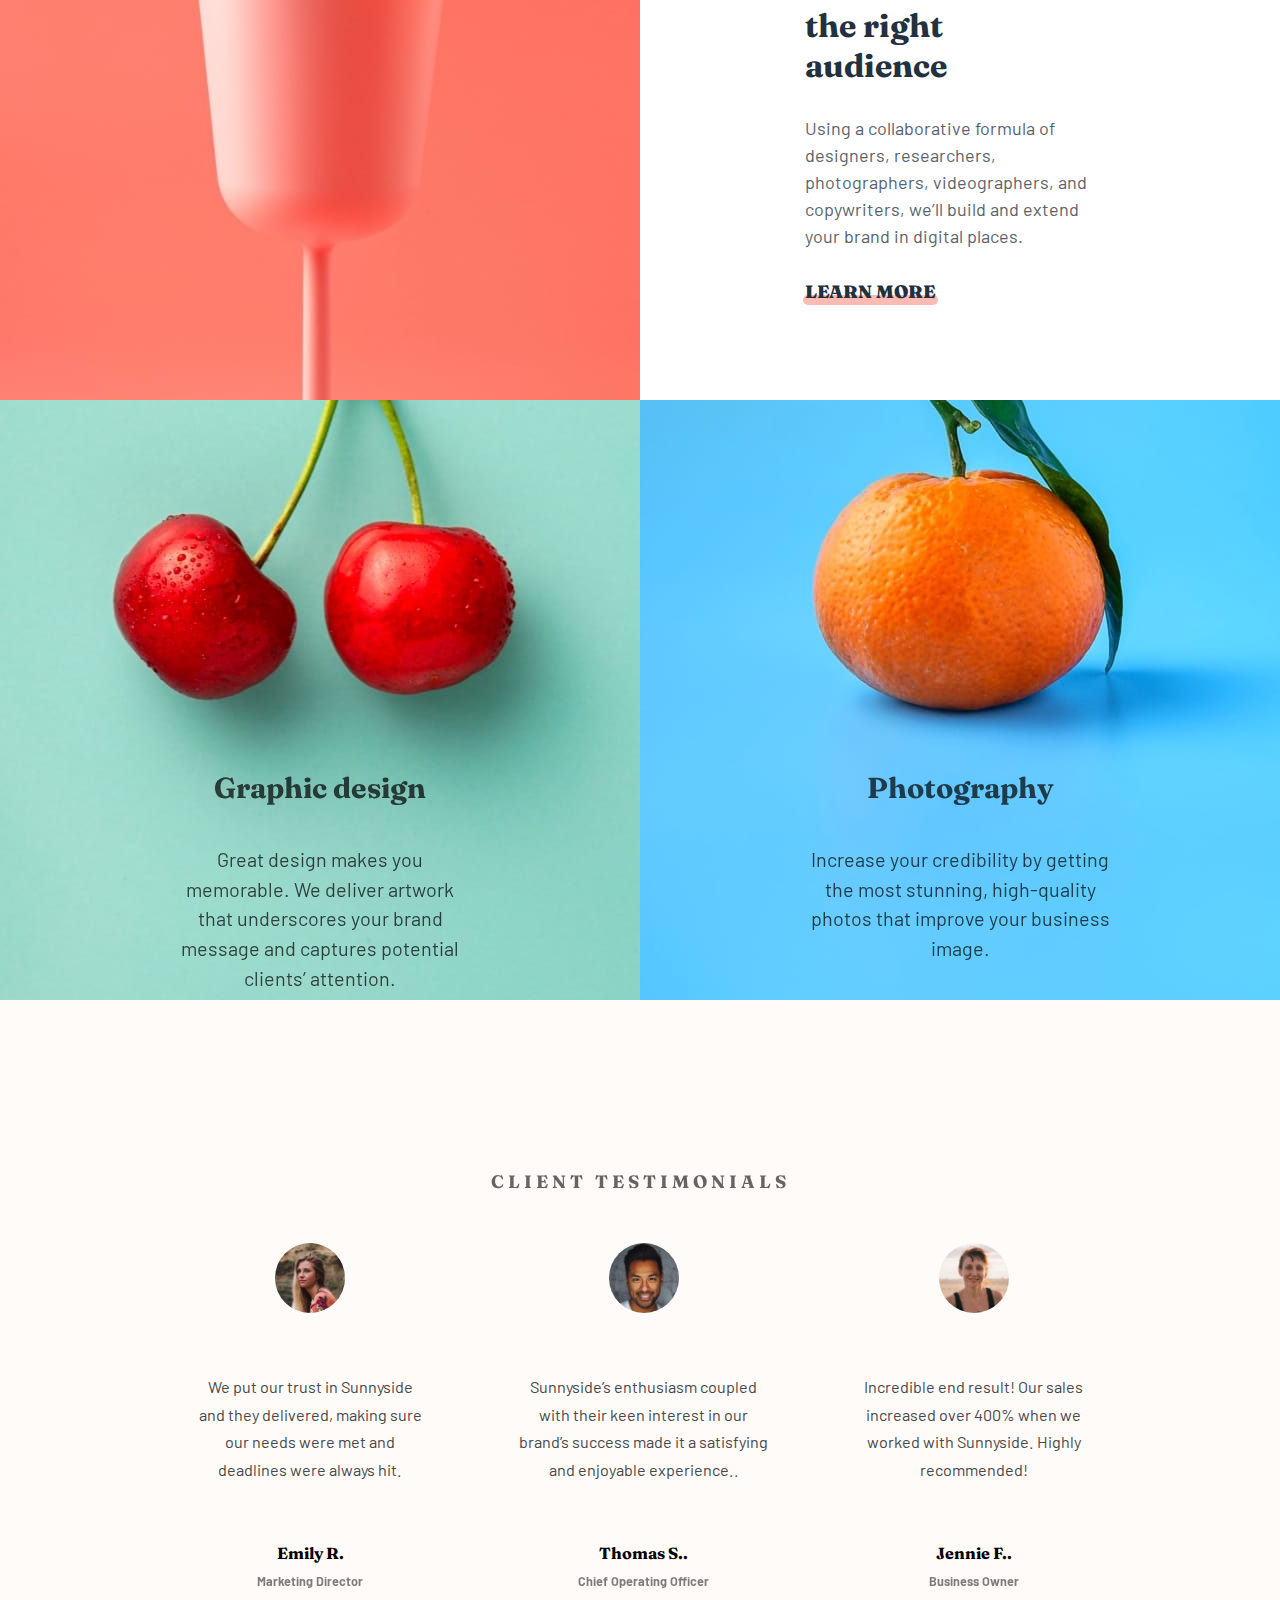
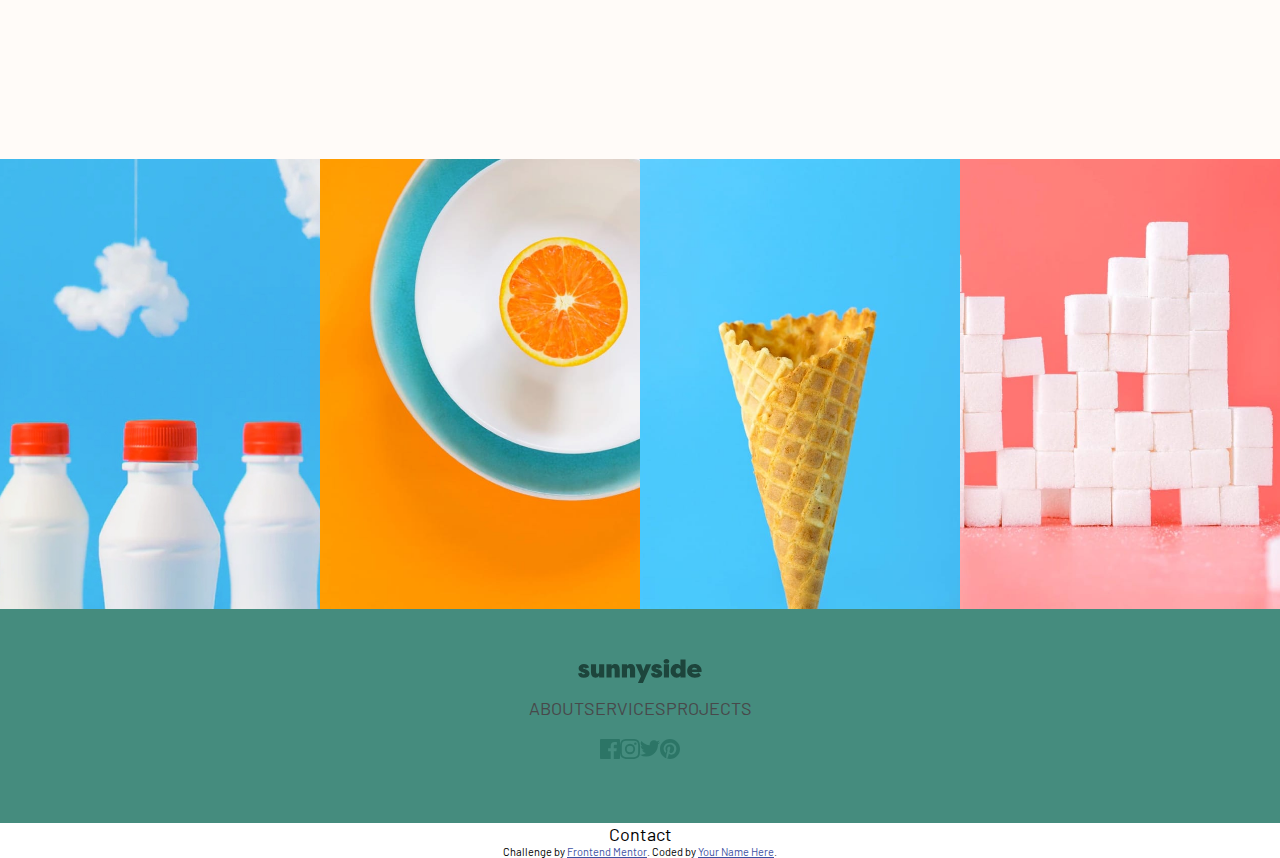
<file: Sunnyside agency landing page/index.html>
<!DOCTYPE html>
<html lang="en">
<head>
  <meta charset="UTF-8">
  <meta name="viewport" content="width=device-width, initial-scale=1.0"> <!-- displays site properly based on user's device -->

  <link rel="icon" type="image/png" sizes="32x32" href="./images/favicon-32x32.png">
  <link rel="stylesheet" href="style.css">
  <title>Frontend Mentor | Sunnyside agency landing page</title>
</head>
<body>
  <nav>
    <div class="logo"><img src="images/logo.svg" alt=""></div>
    <ul>
      <li><a href="#">About</a></li>
      <li><a href="#">Services</a></li>
      <li><a href="#">Projects</a></li>
      <li><a href="#">Contact</a></li>
    </ul>
  </nav>
  <section class="banner">
    <h1>We are creatives</h1>
    <img src="images/icon-arrow-down.svg" alt="">
  </section>
  
  <section class="content">
    <div class="box transform">
      <h2>Transform your brand</h2>
      <p>We are a full-service creative agency specializing in helping brands grow fast. 
        Engage your clients through compelling visuals that do most of the marketing for you.</p>
        <a href="#">Learn more</a>
        <div class="yellow-btnbg"></div>
    </div>
    <div class="box egg"></div>
    <div class="box glass"></div>
    <div class="box standout">
      <h2>Stand out to the right audience</h2>
      <p> Using a collaborative formula of designers, researchers, photographers, videographers, and copywriters, we’ll build and extend your brand in digital places. </p>
        <a href="#">Learn more</a>
        <div class="pink-btnbg"></div>
    </div>
    <div class="box graphic">
      <h3>Graphic design</h3>
      <p> Great design makes you memorable. We deliver artwork that underscores your brand message and captures potential clients’ attention.</p>
    </div>
    <div class="box photo">
      <h3>Photography</h3>
      <p>Increase your credibility by getting the most stunning, high-quality photos that improve your business image.</p>
    </div>
  </section>
  
<section class="test">
  <h4>Client testimonials</h4>
  <div class="costumers">
    <div class="testbox">
      <img src="images/image-emily.jpg" alt="">
      <p>We put our trust in Sunnyside and they delivered, making sure our needs were met and deadlines were always hit.</p>
      <strong>Emily R.</strong>
      <h5>Marketing Director</h5>
    </div>
    <div class="testbox">
      <img src="images/image-thomas.jpg" alt="">
      <p>Sunnyside’s enthusiasm coupled with their keen interest in our brand’s success made it a satisfying and enjoyable experience..</p>
      <strong>Thomas S..</strong>
      <h5>Chief Operating Officer</h5>
    </div>
    <div class="testbox">
      <img src="images/image-jennie.jpg" alt="">
      <p>  Incredible end result! Our sales increased over 400% when we worked with Sunnyside. Highly recommended!</p>
      <strong>Jennie F..</strong>
      <h5>  Business Owner</h5>
    </div>
  </div>
</section>
  <section class="pics">
    <div class="caps"></div>
    <div class="plate"></div>
    <div class="cone"></div>
    <div class="sugar"></div>
  </section>
  <footer>
    <div class="footerlogo"><img src="images/logo.svg" alt=""></div>
    <ul>
      <li><a href="#">About</a></li>
      <li><a href="#">Services</a></li>
      <li><a href="#">Projects</a></li>
    </ul>
    <ul class="social">
      <li><a href="#"><img src="images/icon-facebook.svg" alt=""></a></li>
      <li><a href="#"><img src="images/icon-instagram.svg" alt=""></a></li>
      <li><a href="#"><img src="images/icon-twitter.svg" alt=""></a></li>
      <li><a href="#"><img src="images/icon-pinterest.svg" alt=""></a></li>
    </ul>
  </footer>
  


  
  


  


  
  
  
  Contact

  <div class="attribution">
    Challenge by <a href="https://www.frontendmentor.io?ref=challenge" target="_blank">Frontend Mentor</a>. 
    Coded by <a href="#">Your Name Here</a>.
  </div>
</body>
</html>
</file>
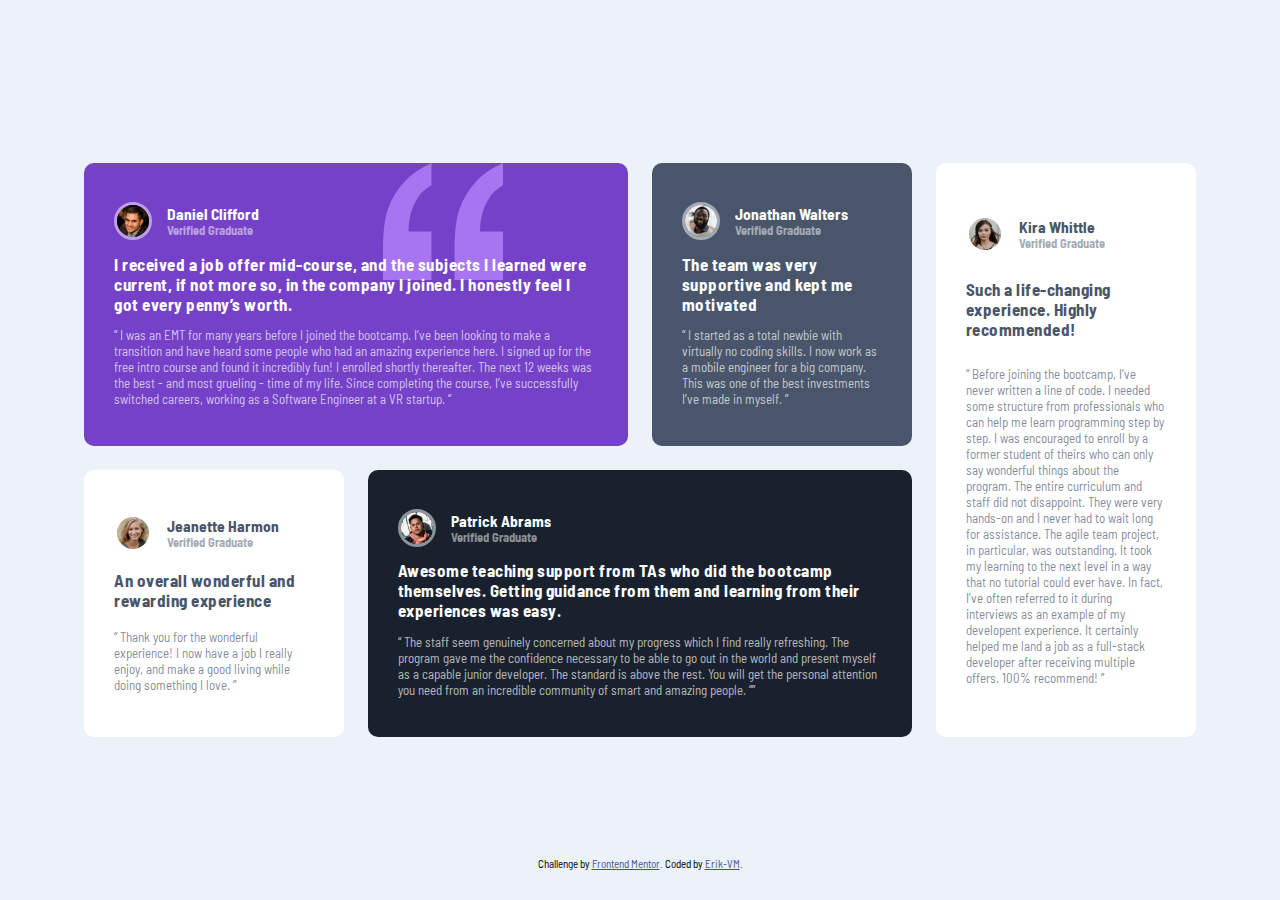
<file: Testimonials grid section/index.html>
<!DOCTYPE html>
<html lang="en">
<head>
  <meta charset="UTF-8">
  <meta name="viewport" content="width=device-width, initial-scale=1.0"> <!-- displays site properly based on user's device -->

  <link rel="icon" type="image/png" sizes="32x32" href="./images/favicon-32x32.png">
  <link rel="stylesheet" href="style.css">
  
  <title>Frontend Mentor | Testimonials grid section</title>
</head>
<body>
  <section>
    <div class="testbox daniel">
      <div class="picname">
        <img src="images/image-daniel.jpg" alt="">
       <div class="name"> <h2>Daniel Clifford</h2>
        <h2>Verified Graduate</h2></div>
      </div>
      <h3>I received a job offer mid-course, and the subjects I learned were current, if not more so, 
        in the company I joined. I honestly feel I got every penny’s worth.</h3>
        <p>  “ I was an EMT for many years before I joined the bootcamp. I’ve been looking to make a 
          transition and have heard some people who had an amazing experience here. I signed up 
          for the free intro course and found it incredibly fun! I enrolled shortly thereafter. 
          The next 12 weeks was the best - and most grueling - time of my life. Since completing 
          the course, I’ve successfully switched careers, working as a Software Engineer at a VR startup. ”</p>
    </div>
    <div class="testbox jonathan">
      <div class="picname">
        <img src="images/image-jonathan.jpg" alt="">
        <div class="name"><h2>Jonathan Walters</h2>
          <h2>Verified Graduate</h2></div>
      </div>
      <h3>The team was very supportive and kept me motivated</h3>
        <p>“ I started as a total newbie with virtually no coding skills. I now work as a mobile engineer 
          for a big company. This was one of the best investments I’ve made in myself. ”</p>
    </div>
    <div class="testbox jeanette">
      <div class="picname">
        <img src="images/image-jeanette.jpg" alt="">
        <div class="name"><h2>Jeanette Harmon</h2>
          <h2>Verified Graduate</h2></div>
      </div>
      <h3>An overall wonderful and rewarding experience
      </h3>
        <p class="darkp">“ Thank you for the wonderful experience! I now have a job I really enjoy, and make a good living 
          while doing something I love. ”</p>
    </div>
    <div class="testbox patrick">
      <div class="picname">
        <img src="images/image-patrick.jpg" alt="">
        <div class="name"><h2>Patrick Abrams</h2>
          <h2>Verified Graduate</h2></div>
      </div>
      <h3>Awesome teaching support from TAs who did the bootcamp themselves. Getting guidance from them and 
        learning from their experiences was easy.</h3>
        <p>“ The staff seem genuinely concerned about my progress which I find really refreshing. The program 
          gave me the confidence necessary to be able to go out in the world and present myself as a capable 
          junior developer. The standard is above the rest. You will get the personal attention you need from 
          an incredible community of smart and amazing people. ””</p>
    </div>
    <div class="testbox kira">
      <div class="picname">
        <img src="images/image-kira.jpg" alt="">
        <div class="name"><h2>Kira Whittle</h2>
          <h2>Verified Graduate</h2></div>
      </div>
      <h3>Such a life-changing experience. Highly recommended!</h3>
        <p class="darkp">“ Before joining the bootcamp, I’ve never written a line of code. I needed some structure from 
          professionals who can help me learn programming step by step. I was encouraged to enroll by a former 
          student of theirs who can only say wonderful things about the program. The entire curriculum and staff 
          did not disappoint. They were very hands-on and I never had to wait long for assistance. The agile team 
          project, in particular, was outstanding. It took my learning to the next level in a way that no tutorial 
          could ever have. In fact, I’ve often referred to it during interviews as an example of my developent 
          experience. It certainly helped me land a job as a full-stack developer after receiving multiple offers. 
          100% recommend! ”</p>
    </div>
  </section>
  <div class="attribution">
    Challenge by <a href="https://www.frontendmentor.io?ref=challenge" target="_blank">Frontend Mentor</a>. 
    Coded by <a href="https://github.com/erik-vm">Erik-VM</a>.
  </div>
</body>
</html>
</file>
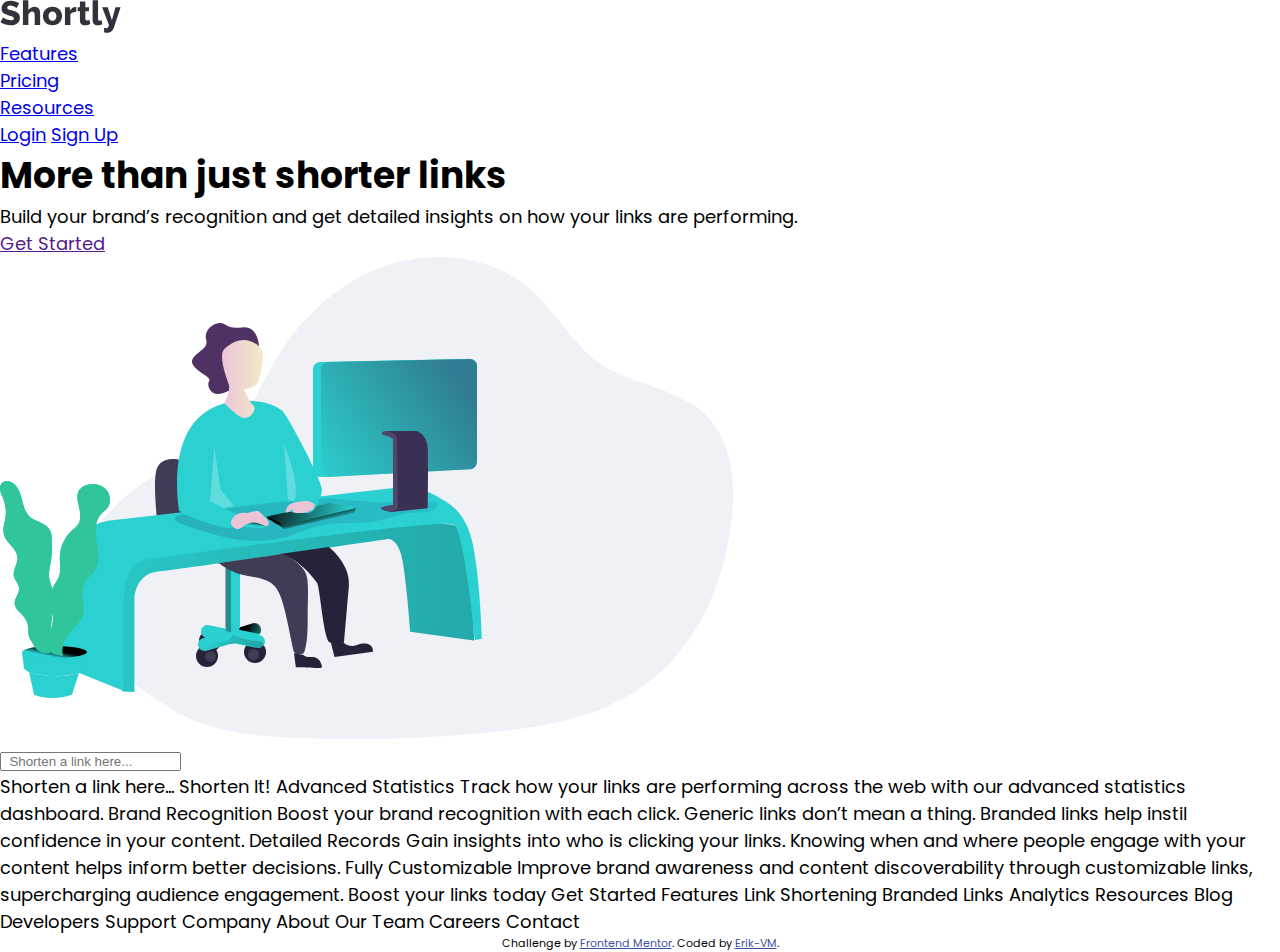
<file: URL shortening API landing page/index.html>
<!DOCTYPE html>
<html lang="en">
<head>
  <meta charset="UTF-8">
  <meta name="viewport" content="width=device-width, initial-scale=1.0"> <!-- displays site properly based on user's device -->

  <link rel="icon" type="image/png" sizes="32x32" href="./images/favicon-32x32.png">
  <link rel="stylesheet" href="style.css">
  <title>Frontend Mentor | Shortly URL shortening API Challenge</title>
</head>
<body>
    <header>
      <nav><div class="logo"><img src="images/logo.svg" alt=""></div>
      <ul>
        <li><a href="#">Features</a></li>
        <li><a href="#">Pricing</a></li>
        <li><a href="#">Resources</a></li>
      </ul></nav>
      <div class="user">
        <a href="#">Login</a>
        <a href="#">Sign Up</a>
      </div>
    </header>
  <section>
<div class="banner">
  <div class="content">
    <h1>More than just shorter links</h1>
    <p>Build your brand’s recognition and get detailed insights 
      on how your links are performing.</p>
      <a href="" class="btn">  Get Started</a>
  </div>
  <div class="pic"><img src="images/illustration-working.svg" alt=""></div>
</div>
<div class="shorten">
  <input type="text" placeholder="  Shorten a link here...">
</div>
  </section>

  


  

  


  
  Shorten a link here...

  Shorten It!

  Advanced Statistics

  Track how your links are performing across the web with our 
  advanced statistics dashboard.

  Brand Recognition

  Boost your brand recognition with each click. Generic links don’t 
  mean a thing. Branded links help instil confidence in your content.

  Detailed Records

  Gain insights into who is clicking your links. Knowing when and where 
  people engage with your content helps inform better decisions.

  Fully Customizable

  Improve brand awareness and content discoverability through customizable 
  links, supercharging audience engagement.

  Boost your links today

  Get Started

  Features

  Link Shortening
  Branded Links
  Analytics

  Resources

  Blog
  Developers
  Support

  Company

  About
  Our Team
  Careers
  Contact
  
  <div class="attribution">
    Challenge by <a href="https://www.frontendmentor.io?ref=challenge" target="_blank">Frontend Mentor</a>. 
    Coded by <a href="https://github.com/erik-vm">Erik-VM</a>.
  </div>
</body>
</html>
</file>
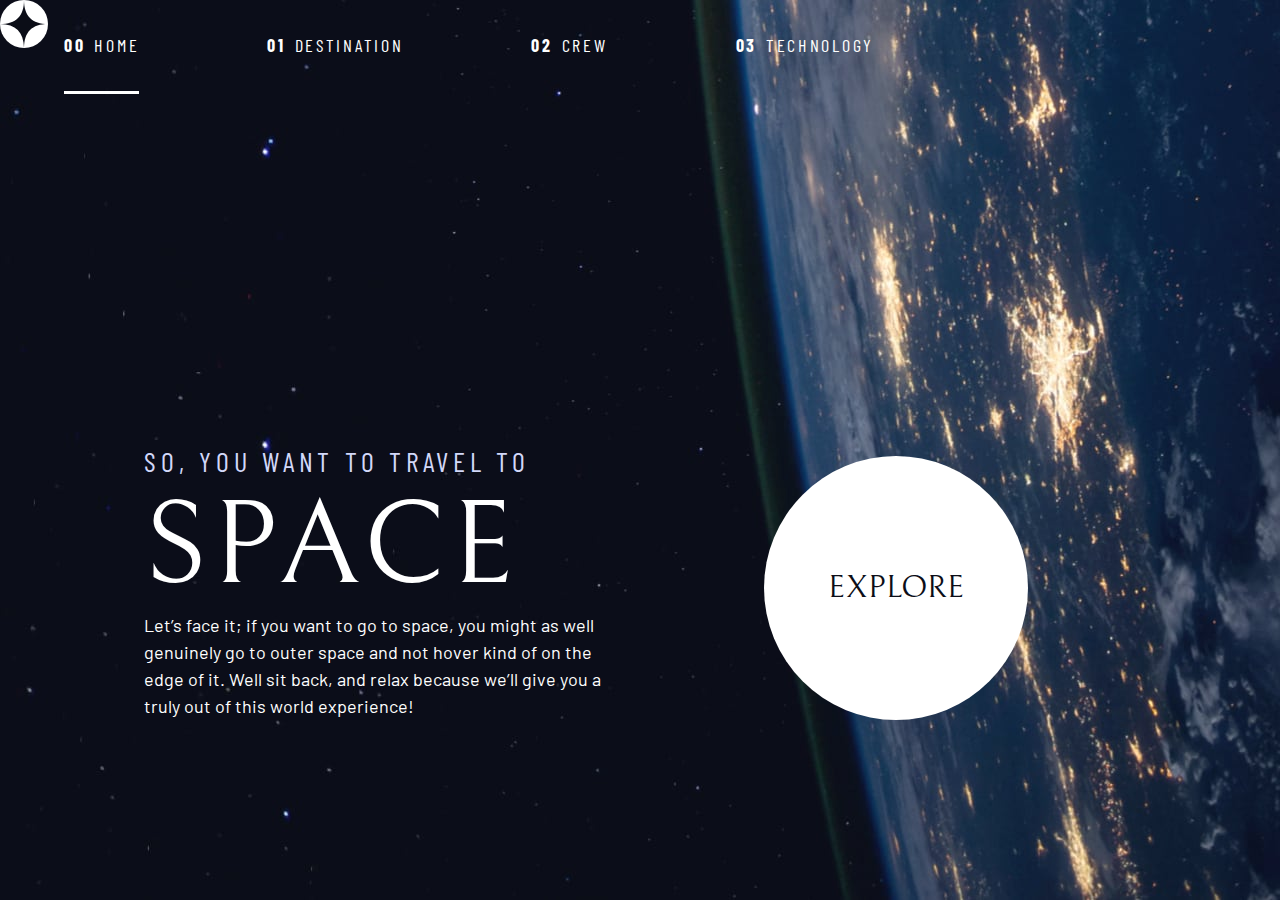
<file: Space tourism multi-page website challenge hub/starter-code/index.html>
<!DOCTYPE html>
<html lang="en">
<head>
  <meta charset="UTF-8">
  <meta name="viewport" content="width=device-width, initial-scale=1.0">

  <link rel="icon" type="image/png" sizes="32x32" href="./assets/favicon-32x32.png">
  <!-- Google fonts -->
  <link rel="preconnect" href="https://fonts.googleapis.com">
  <link rel="preconnect" href="https://fonts.gstatic.com" crossorigin>
  <link href="https://fonts.googleapis.com/css2?family=Barlow+Condensed:wght@400;700&family=Bellefair&family=Barlow:wght@400;700&display=swap"
      rel="stylesheet">
      
  <!-- Our custom CSS -->
  <link rel="stylesheet" href="style.css">
  <title>Frontend Mentor | Space tourism website</title>
</head>
<body class="home">
  
  <header class="primary-header flex">
    <div>
      <img src="./assets/shared/logo.svg" alt="space tourism logo" class="logo">
    </div>
    <nav>
        <ul class="primary-navigation underline-indicators flex">
            <li class="active"><a class="ff-sans-cond uppercase text-white letter-spacing-2" href="index.html"><span>00</span>Home</a>
            <li><a class="ff-sans-cond uppercase text-white letter-spacing-2" href="destination.html"><span>01</span>Destination</a>
            <li><a class="ff-sans-cond uppercase text-white letter-spacing-2" href="crew.html"><span>02</span>Crew</a>
            <li><a class="ff-sans-cond uppercase text-white letter-spacing-2" href="technology.html"><span>03</span>Technology</a>
        </ul>
    </nav>
  </header>

  <div class="grid-container grid-container--home">
    <div>
      <h1 class="text-accent fs-500 ff-sans-cond uppercase letter-spacing-1">So, you want to travel to
      <span class="d-block fs-900 ff-serif text-white">Space</span></h1>
      
      <p>Let’s face it; if you want to go to space, you might as well genuinely go to 
      outer space and not hover kind of on the edge of it. Well sit back, and relax 
      because we’ll give you a truly out of this world experience! </p>
    </div>
    <div>
      <a href="#" class="large-button uppercase ff-serif text-dark bg-white">Explore</a>
    </div>
  </div>

</body>
</html>
</file>
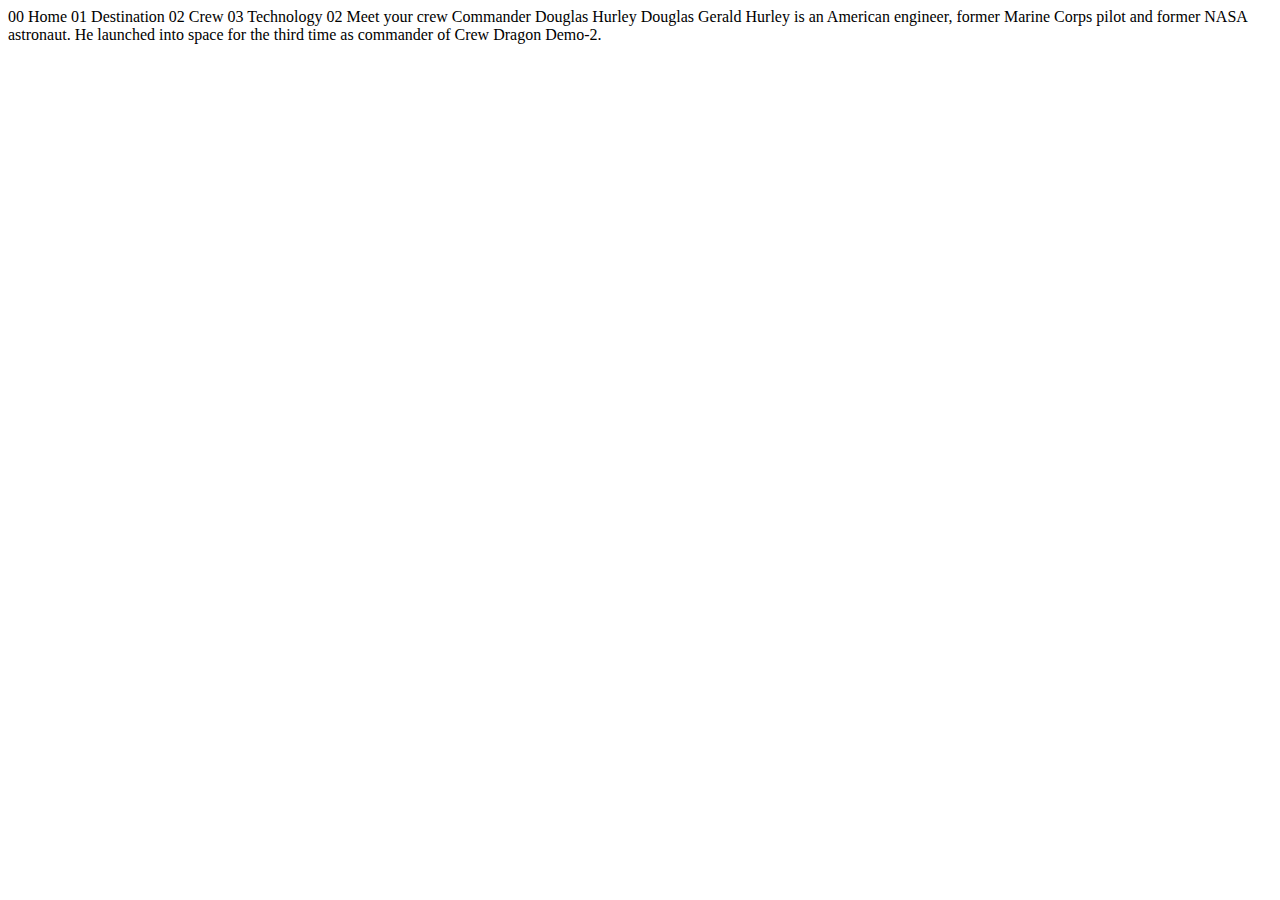
<file: Space tourism multi-page website challenge hub/starter-code/crew-commander.html>
<!DOCTYPE html>
<html lang="en">
<head>
  <meta charset="UTF-8">
  <meta name="viewport" content="width=device-width, initial-scale=1.0">

  <link rel="icon" type="image/png" sizes="32x32" href="./assets/favicon-32x32.png">
  
  <title>Frontend Mentor | Space tourism website</title>
</head>
<body>

  00 Home
  01 Destination
  02 Crew
  03 Technology

  02 Meet your crew

  Commander
  Douglas Hurley

  Douglas Gerald Hurley is an American engineer, former Marine Corps pilot 
  and former NASA astronaut. He launched into space for the third time as 
  commander of Crew Dragon Demo-2.
</body>
</html>
</file>
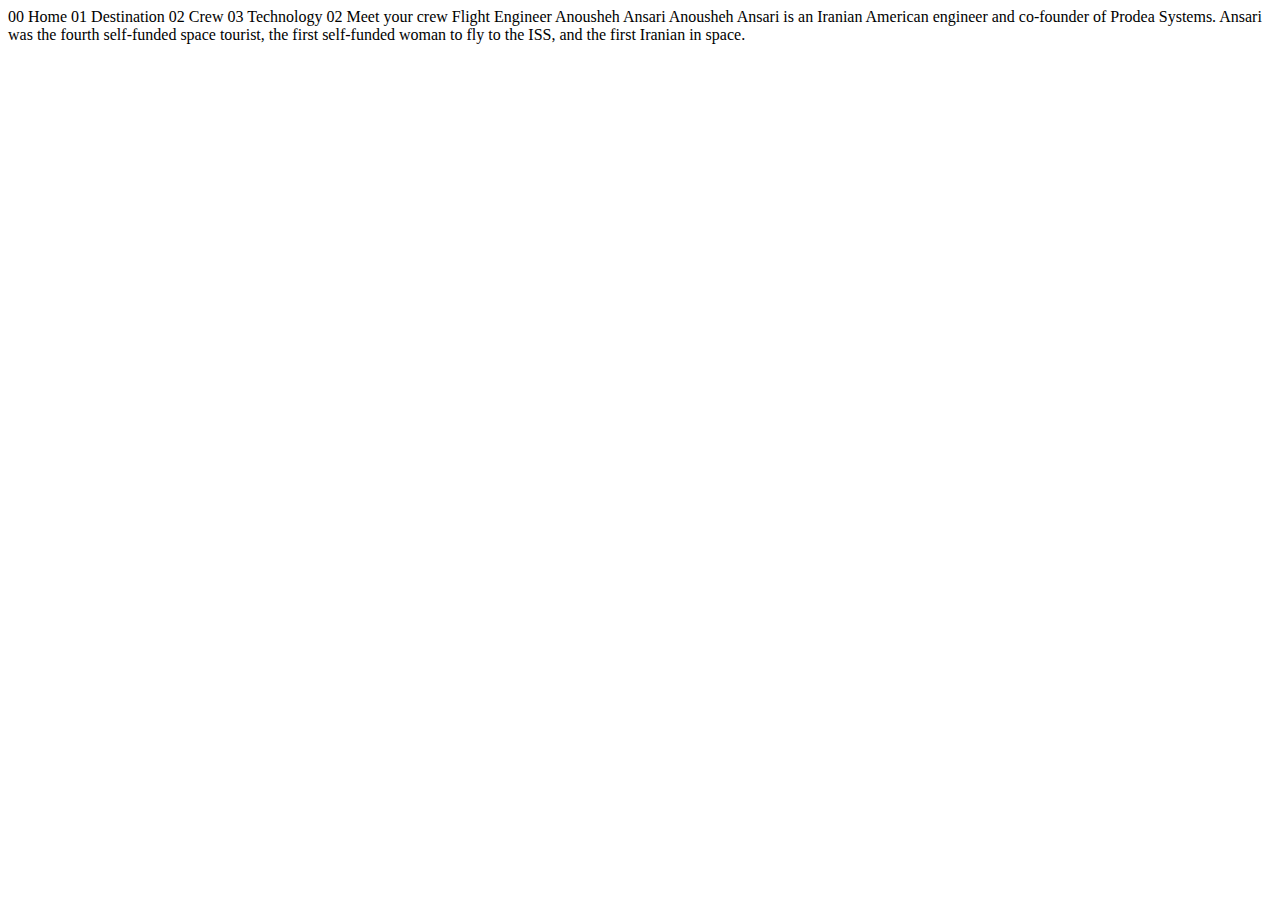
<file: Space tourism multi-page website challenge hub/starter-code/crew-engineer.html>
<!DOCTYPE html>
<html lang="en">
<head>
  <meta charset="UTF-8">
  <meta name="viewport" content="width=device-width, initial-scale=1.0">

  <link rel="icon" type="image/png" sizes="32x32" href="./assets/favicon-32x32.png">
  
  <title>Frontend Mentor | Space tourism website</title>
</head>
<body>

  00 Home
  01 Destination
  02 Crew
  03 Technology

  02 Meet your crew

  Flight Engineer
  Anousheh Ansari

  Anousheh Ansari is an Iranian American engineer and co-founder of Prodea Systems. 
  Ansari was the fourth self-funded space tourist, the first self-funded woman to 
  fly to the ISS, and the first Iranian in space. 
</body>
</html>
</file>
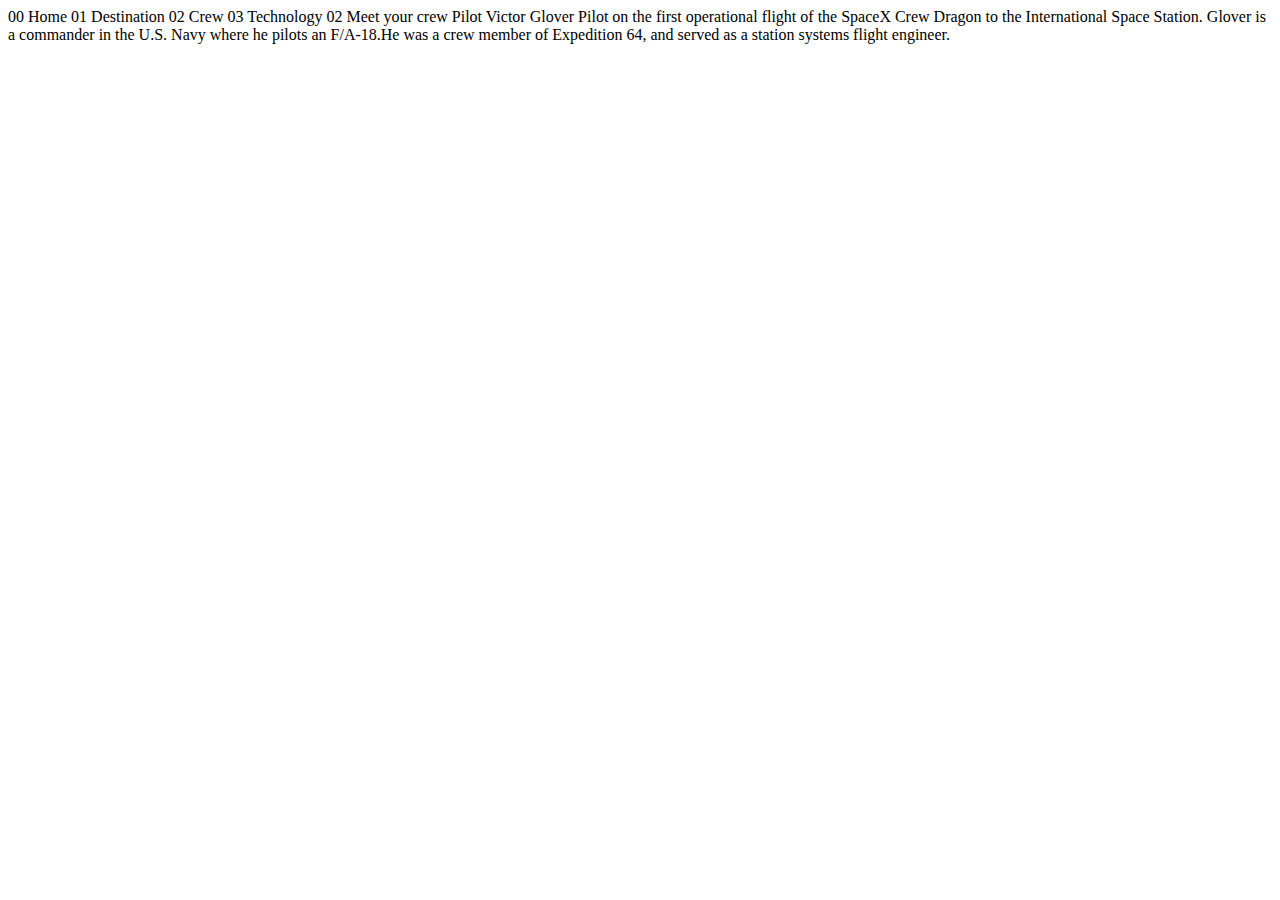
<file: Space tourism multi-page website challenge hub/starter-code/crew-pilot.html>
<!DOCTYPE html>
<html lang="en">
<head>
  <meta charset="UTF-8">
  <meta name="viewport" content="width=device-width, initial-scale=1.0">

  <link rel="icon" type="image/png" sizes="32x32" href="./assets/favicon-32x32.png">
  
  <title>Frontend Mentor | Space tourism website</title>
</head>
<body>

  00 Home
  01 Destination
  02 Crew
  03 Technology

  02 Meet your crew

  Pilot
  Victor Glover

  Pilot on the first operational flight of the SpaceX Crew Dragon to the 
  International Space Station. Glover is a commander in the U.S. Navy where 
  he pilots an F/A-18.He was a crew member of Expedition 64, and served as a 
  station systems flight engineer. 
</body>
</html>
</file>
<file: Chat app CSS illustration/style.css>
@import url('https://fonts.googleapis.com/css2?family=Rubik:wght@400;500;700&display=swap');

*{
    padding: 0;
    margin: 0;
    box-sizing: border-box;
    overflow-x: hidden;
}
.attribution { font-size: 11px; text-align: center; position: absolute; bottom: 30px; }
.attribution a { color: hsl(228, 45%, 44%); }
body{
    position: relative;
    width: 100%;
    min-height: 100vh;
    display: flex;
    justify-content: center;
    align-items: center;
    font-family: 'Rubik', sans-serif;
    font-size: 16px;
    background: #fafafa;
}
section{
    position: relative;
    min-width: 1440px;
    padding: 150px 360px;
    display: flex;
    justify-content: space-between;
    align-items: center;
}
.phone{
    position: relative;
    min-height: 516px;
    min-width: 250px;
    border: 10px solid #fff;
    border-radius: 30px;
    box-shadow: 0 0 10px rgba(0, 0, 0, .5);
    background: hsl(270, 20%, 96%);
    padding: 8px;
    overflow: hidden;
    margin-right: 125px;
}
.status{
    position: absolute;
    top: 0;
    left: 0;
    width: 100%;
    height: 68px;
    background: linear-gradient(90deg,hsl(264, 100%, 61%), hsl(293, 100%, 63%));
    display: flex;
    justify-content: space-between;
    align-items: center;
    padding: 30px 15px 10px;
    border-radius: 5px;
}
.speaker{
    position: absolute;
    top: 0;
    left: 50%;
    transform: translateX(-50%);
    width: 132px;
    height: 20px;
    background: #fff;
    border-radius: 0 0 15px 15px;
}
.left{
    position: relative;
    display: flex;
}
.pic{
    position: relative;
    display: flex;
    align-items: center;
}
.pic h3{
color: #fff;
font-size: 0.9em;
}
.pic img{
    max-width: 26px;
    max-height: 26px;
    border: 1px solid #fff;
    border-radius: 50%;
    margin-left: 6px;
}
.text{
    margin-left: 8px;
}
.text h3{
font-size: .7em;
color: #fff;
font-weight: 300;
letter-spacing: 1px;
}
.text h4{
font-size: .5em;
color: hsl(276, 100%, 81%);
font-weight: 300;
letter-spacing: 1px;
margin-top: 3px;
}
.dots{
height: 100%;
display: flex;
flex-direction: column;
justify-content: center;
}
.dot{
height: 2.5px;
width: 2.5px;
background: #fff;
margin: 1.3px 0;
border-radius: 50%;
}
.chatbox{
    position: relative;
    width: 100%;
    height: 100%;
    margin-top: 68px;
    font-size: 0.6em;
    line-height: 1.5em;
}
.img{
    display: flex;
    justify-content: flex-end;
    margin-bottom: 5px;
}
.img img{
    max-width: 40px;
    max-height:40px ;
    margin-left: 7px;
    border-radius: 10px;
}
.sam{
    position: relative;
    max-width: 128px;
    color: hsl(276, 55%, 52%);
    background: #ede5f4;
    margin-bottom: 8px;
    padding: 7px;
    border-radius: 10px 10px 10px 5px;
    font-weight: 500;
    font-size: 0.85em;
}
.owner{
    position: relative;
    display: flex;
    flex-direction: column;
    align-items: flex-end;
}
.dog{
    position: relative;
    max-width: 128px;
    color: hsl(271, 15%, 43%);
    background: #fff;
    margin-bottom: 8px;
    padding: 7px;
    border-radius: 10px 10px 5px 10px;
    font-weight: 500;
    font-size: 0.85em;
}
.price{
    position: relative;
    width: 160px;
    height: 32px ;
    background: linear-gradient(90deg,hsl(293, 100%, 63%), hsl(264, 100%, 61%)
    );
    color: rgba(255, 255, 255, 0.75);
    font-size: 0.9em;
    display: flex;
    justify-content: space-between;
    align-items: center;
    padding: 5px 20px 5px 10px;
    margin-bottom: 8px;
    border-radius: 10px 10px 10px 5px;
}
.lcontent{
    position: relative;
    display: flex;
    align-items: center;
}
.circle{
    position: relative;
    height: 12px;
    width: 12px;
    border: 1px solid hsl(289, 100%, 72%);
    border-radius: 50%;
    margin-right: 10px;
}
.price strong{
    color: #fff;
    font-size: 1.4em;
}
.typemsg{
    position: relative;
    width: 100%;
    height: 36px;
    display: flex;
    justify-content: space-between;
    align-items: center;
    background: #fff;
    padding: 0px 5px 0px 25px;
    border-radius: 20px;
    color: hsl(206, 6%, 79%);
}
.send{
    height: 27px;
    width: 27px;
    background: hsl(271, 36%, 24%);
    display: flex;
    justify-content: center;
    align-items: center;
    border-radius: 50%;
}
.send strong{
    font-size: 1.8em;
    color: #fff;
    overflow: hidden;
}
.content{
    position: relative;
    width: 442px;
    height: 168px;
    letter-spacing: 1px;
}
.content h1{
    font-size: 2em;
    font-weight: 500;
    color: hsl(271, 36%, 24%);
    margin-bottom: 15px;
}
.content sub{
    color: hsl(270, 7%, 64%) ;
}
.bgleft{
    position: absolute;
    top: 0px;
    left: -58px;
    height: 700px;
    width: 500px;
    background: linear-gradient(30deg, hsl(264, 100%, 61%), hsl(293, 100%, 63%) );
    border-radius: 0px 0px 260px 260px ;
}
.bgright{
    position: absolute;
    right: -90px; 
    bottom: 0;
    height: 680px;
    width: 550px;
    background: hsl(270, 20%, 96%);
    border-radius: 280px 280px 0px 0px ;
}
@media (max-width:376px) {
    body{
        min-height: auto;
        padding: 50px 0;
    }
    section{
        flex-direction: column;
        justify-content: center;
        width: 100%;
        padding: 20px;
    }
    .phone{
        margin-right: 0px;
    }
    .content{
        margin-top: 50px;
        width: 300px;
        height: auto;
      text-align: center;
    }
    .bgleft{
        position: absolute;
        top: -160px;
        left: -300px;
        height: 700px;
        width: 500px;
        background: linear-gradient(30deg, hsl(264, 100%, 61%), hsl(293, 100%, 63%) );
        border-radius: 0px 0px 260px 260px ;
    }
    .bgright{
        position: absolute;
        right: -360px; 
        bottom: -230px;
        height: 680px;
        width: 550px;
        background: hsl(270, 20%, 96%);
        border-radius: 280px 280px 0px 0px ;
    }
}
</file>
<file: Fylo data storage component/style.css>
@import url('https://fonts.googleapis.com/css2?family=Raleway:wght@400;700&display=swap');

*{
    padding: 0;
    margin: 0;
    box-sizing: border-box;
    overflow-x: hidden;
    --PaleBlue: hsl(243, 100%, 93%);
    --GrayishBlue: hsl(229, 7%, 55%);
    --DarkBlue: hsl(228, 56%, 26%);
    --VeryDarkBlue: hsl(229, 57%, 11%);
    --gradone: hsl(6, 100%, 80%);
    --gradtwo: hsl(335, 100%, 65%);
}
body{
    width: 100%;
    min-height: 100vh;
    display: flex;
    justify-content: center;
    align-items: center;
    font-size: 14px;
    font-family: 'Raleway', sans-serif;
    background: var(--VeryDarkBlue) ;
}
.attribution { font-size: 11px; text-align: center; position: absolute; bottom: 30px; }
    .attribution a { color: hsl(228, 45%, 44%); }

    input#fullcapacity{
        display: none;
    }

    section{
        position: relative;
        width: 1440px;
        height: 800px;
        display: flex;
        justify-content: center;
        align-items: center;
        background: url(images/bg-desktop.png) no-repeat;
        background-position-y: 400px;
        background-size: contain;
    }
    .contentbox{
        position: relative;
        width: 100%;
        height: 230px;
        display: flex;
        justify-content: center;
        align-items: flex-end;
    }
    .content{
        position: relative;
        background: var(--DarkBlue);
        padding: 40px;
        border-radius: 10px 100px 10px 10px;
        display: flex;
        flex-direction: column;
        justify-content: space-between;
        align-items: flex-start;
        width: 350px;
        height: 202px;
        margin-right: 30px;
        z-index: 10;    
    }
    .logo{
        overflow: hidden;
        height: 50%;
    }
    .logo img{
        width: 138px;
    }
    .icons{
        position: relative;
        bottom: -10px;
        overflow: hidden;
        height: 50%;
    }
    .icons img{
        width: 50px;
        height: 50px;
        padding: 15px;
        background: var(--VeryDarkBlue);
        border-radius: 10px;
        margin-right: 10px;
    }
    .icons img:nth-child(3){
        padding: 15px 10px;
    }
    .storageinfo{
        position: relative;
        width: 540px;
        height: 154px;
        background: var(--DarkBlue);
        color: #fff;
        padding: 30px;
        display: flex;
        flex-direction: column;
        justify-content: space-between;
        align-items: center;
        border-radius: 10px;
        font-weight: 400;
    }
    .bubble{
        position: absolute;
        width: 180px;
        height: 80px;
        display: flex;
        justify-content: center;
        align-items: center;
        border-radius: 10px;
        background: #fff;
        right: 290px;
        top: 20px;
        color: #000;
        z-index: 1;
    }
    .bubble h3{
        color: var(--GrayishBlue);
        text-transform: uppercase;
        font-size: 1.1em;
    }
    .bubble h3 strong{
        font-size: 2.9em;
        font-weight: 700;
        color: var(--VeryDarkBlue);
        margin-right: 5px;
    }
    .storageinfo::after{
        content: '';
        position: absolute;
        width: 35px;
        height: 35px;
        background: #fff;
        right: 29.5px;
        top: 15px;
        z-index: 2;
        clip-path: polygon(100% 0, 0 0, 100% 100%);
    }
    .text, .range{
    position: relative;
       width: 100%; 
       display: flex;
       justify-content: space-between;
    }
    .text h4    {
        font-weight: 400;
        color: var(--PaleBlue);
        font-size: 1.1em;
    }
    .range h4{
        color: var(--PaleBlue);
    }
    .storagebar{
        position: relative;
        width: 100%;
        height: 20px;
        background: var(--VeryDarkBlue);
        border: 2px solid hsl(229, 57%, 11%);
        border-radius: 20px;
    }
    .usedstorage{
        position: relative;
        display: flex;
        justify-content: flex-end;
        align-items: center;
        padding: 0 2px;
        height: 100%;
        width: 85%;
        background: linear-gradient(90deg, hsl(6, 100%, 80%),
        hsl(335, 100%, 65%));
        border-radius: 20px;
    }
    .dot{
        
        height:15px;
        width: 15px;
     border-radius: 50%;
        background: #fff;

    }
    @media (max-width:376px){
        section{
            width: 100%;
            height: 100vh;
            background: url(images/bg-mobile.png) center no-repeat;
            background-position-y:0px;
            background-size: cover;
            padding: 20px;
        }
        .contentbox{
            width: 100%;
            height: 570px;
            flex-direction: column;
            align-items: center;
        }
        .content{
            width: 100%;
            height: 220px;
            margin-right: 0px;
            margin-bottom: 30px;
            z-index: 10;    
        }
        .storageinfo{
            width: 100%;
            height: 180px;
           
        }
        .bubble{
            right: 80px;
            top: 485px;
            z-index: 111;
        }
     .storageinfo::after{
            display: none;
        }
    }
</file>
<file: NFT preview card component/style.css>
@import url('https://fonts.googleapis.com/css2?family=Outfit:wght@300;400;600&display=swap');

*{
    padding: 0;
    margin: 0;
    box-sizing: border-box;
    overflow-x: hidden;
}
body{
    width: 100%;
    min-height: 100vh;
    scroll-behavior: smooth;
    font-family: 'Outfit', sans-serif;
    font-size: 18px;
    background: hsl(217, 54%, 11%);
    display: flex;
    flex-direction: column;
    justify-content: center;
    align-items: center;
    color: #fff;
}
.box{
    position: relative;
    padding: 25px;
    width: 350px;
    height: 600px;
    border-radius: 20px;
    background: hsl(216, 50%, 16%);
    box-shadow: 0px 40px 0px 20px rgba(0,0,0,0.1);
}
.pic{
    position: relative;
    height: 305px;
    height: 305px;
    border-radius: 20px;
    background: url(images/image-equilibrium.jpg) center no-repeat;
    background-size: cover;
    cursor: pointer;
}
.pichover{
    width: 100%;
    height: 100%;
    background: hsla(178, 100%, 50%, 0.4);
    display: flex;
    justify-content: center;
    align-items: center;
    transition: 500ms;
    opacity: 0;
}
.eye{
    background: url(images/icon-view.svg) center no-repeat;
    background-size: cover;
    height: 45px;
    width: 45px;
    transition: 500ms;
    opacity: 0;
}
.pic:hover .pichover,
.pic:hover .eye{
    opacity: 1;
}
h1{
    font-size: 1.3em;
    margin: 20px 0;
    transition: 500ms;
    cursor: pointer;
}
sub{
    font-size: .9em;
    color: hsl(215, 51%, 70%);
}
.info{
    position: relative;
    width: 100%;
    margin: 20px 0;
    display: flex;
    justify-content: space-between;
    font-size: .8em;
}
.info img{
    margin-right: 5px;
    height: 20px;
}
.left, .right{
    display: flex;
}
.left h3{
    color: hsl(178, 100%, 50%);
}
.right h3{
    font-weight: 300;
    color: hsl(215, 51%, 70%);
}
.line{
    position: relative;
    width: 100%;
    height: 2px;
    background: hsl(215, 32%, 27%);
}
.author{
    position: relative;
    width: 100%;
    display: flex;
    align-items: center;
    font-size: 0.85em;
    margin-top: 20px;
}
.author h4{
    font-weight: 300;
    color: hsl(215, 51%, 70%);
}
.author h4 span{
    color: #fff;
    transition: 500ms;
    cursor: pointer;
}
.profilePic{
    height: 30px;
    width: 30px;
    background: url(images/image-avatar.png) center no-repeat;
    background-size: cover;
    border: 1px solid #fff;
    border-radius: 50%;
    margin-right: 20px;
}
.author h4 span:hover,h1:hover{
    color: hsl(178, 100%, 50%);
}

    .attribution { font-size: 11px; text-align: center; margin-top: 20px; }
    .attribution a { color: hsl(228, 45%, 44%); }
</file>
<file: Social media dashboard with theme switcher/style.css>
@import url('https://fonts.googleapis.com/css2?family=Inter:wght@400;700&display=swap');

.attribution { font-size: 11px; text-align: center; position: absolute; bottom: 30px; }
.attribution a { color: hsl(228, 45%, 44%); }
*{
    padding: 0;
    margin: 0;
    box-sizing: border-box;
    overflow-x: hidden;
}
/* 
### Primary

- Lime Green: hsl(163, 72%, 41%)
- Bright Red: hsl(356, 69%, 56%)

- Facebook: hsl(208, 92%, 53%)
- Twitter: hsl(203, 89%, 53%)
- Instagram: linear gradient hsl(37, 97%, 70%) to hsl(329, 70%, 58%)
- YouTube: hsl(348, 97%, 39%)

#### Dark Theme

- Toggle: linear gradient hsl(210, 78%, 56%) to hsl(146, 68%, 55%)

#### Light Theme

- Toggle: hsl(230, 22%, 74%)

### Neutral

#### Dark Theme

- Very Dark Blue (BG): hsl(230, 17%, 14%)
- Very Dark Blue (Top BG Pattern): hsl(232, 19%, 15%)
- Dark Desaturated Blue (Card BG): hsl(228, 28%, 20%)
- Desaturated Blue (Text): hsl(228, 34%, 66%)
- White (Text): hsl(0, 0%, 100%)

#### Light Theme

- White (BG): hsl(0, 0%, 100%)
- Very Pale Blue (Top BG Pattern): hsl(225, 100%, 98%)
- Light Grayish Blue (Card BG): hsl(227, 47%, 96%)
- Dark Grayish Blue (Text): hsl(228, 12%, 44%)
- Very Dark Blue (Text): hsl(230, 17%, 14%)
 */
body{
    display: flex;
    justify-content: center;
    min-height: 100vh;
    width: 100%;
    font-family: 'Inter', sans-serif;
    font-size: 14px;  
    background: hsl(230, 17%, 14%) ;
}
section{
    position: relative;
    width: 100%;
    display: flex;
    flex-direction: column;
    justify-content: center;
    align-items: center;
    padding: 42px 165px;
}
header{
    position: absolute;
    width: 100%;
    height: 244px;
    top: 0;
    left: 0;
    display: flex;
    justify-content: space-between;
    align-items: flex-start;
    background: hsl(232, 19%, 15%);
    color: #fff;      
    padding: 42px 165px;
}
.heading{
    position: relative;
    height: 30%;
}
.heading sub{
    color: hsl(228, 34%, 66%);
    font-weight: 700;
}
.toggle{
    position: relative;
    color: hsl(228, 34%, 66%);
    font-size: 0.8em;
    display: flex;
    align-items: center; 
    height: 50%;
}
.btn{
    position: relative;
    width: 48px;
    height: 24px;
    background: linear-gradient(90deg, hsl(210, 39%, 34%), hsl(146, 68%, 55%)) ;
margin-left: 20px;
border-radius: 20px;
padding: 3px;
cursor: pointer;
}
.dot{
    position: absolute;
    width: 17.5px;
    height: 17.5px;
    background: hsl(230, 17%, 14%);
    border-radius: 50%;
}
.overallstats{
    position: relative;
    width: 100%;
display: grid;
grid-template-columns: repeat(4, 1fr);
grid-gap: 2em;
margin-top:40px;
}
.osbox{
    position: relative;
    display: flex;
    height: 218px;
    flex-direction: column;
    justify-content: center;
    align-items: center;
    background: hsl(228, 28%, 20%);
    border-radius: 10px;   
    transition: .3s;
    cursor: pointer;
}
.topbar{
position: absolute;
width: 100%;
height: 5px;
top: 0;
left: 0;
background: hsl(208, 92%, 53%) ;
}
.topbar.twitter{
    background: hsl(203, 89%, 53%) ;
}
.topbar.instagram{
    background: linear-gradient(90deg,hsl(37, 97%, 70%), hsl(329, 70%, 58%) ) ;
}
.topbar.youtube{
    background: hsl(348, 97%, 39%)
    ;
}
.username{
    position: relative;
    display: flex;
}
.username h3{
    color: hsl(228, 34%, 66%);
    font-size: 0.8em;
    margin-left: 10px;
}
.osbox h2{
    color: #fff;
    font-size: 3.5em;
    margin: 10px 0 0;
}
.osbox h4{
    color: hsl(228, 34%, 66%);
    text-transform: uppercase;
    letter-spacing: 3px;
    font-weight: 300;
    font-size: 0.8em;
}
.today{
    position: relative;
    display: flex;
    margin-top: 30px;
    align-items: center;
}
.today img{
    width: 10px;
    height: 5px;
    margin-right: 5px;
}
.today.up{
    color: hsl(163, 72%, 41%) ;
}
.today.down{
    color: hsl(356, 69%, 56%);
}
.overviewtoday{
    position: relative;
    width: 100%;
    margin-top: 30px;
    color: #fff;
}
.todaystats{
    position: relative;
    margin-top: 20px;
    display: grid;
    grid-template-columns: repeat(4, 1fr);
    column-gap: 2em;
    row-gap: 2em;
}
.tdsbox{
    position: relative;
    height: 128px;
    display: flex;
    flex-direction: column;
    justify-content: space-between;
    background: hsl(228, 28%, 20%);
    padding: 1em;
    border-radius: 10px;
    padding: 25px;
    transition: .3s;
    cursor: pointer;
}
.topcontent, .bottomcontent{
    position: relative;
    display: flex;
    justify-content: space-between;
    align-items: center;
}

.bottomcontent .today{
    margin-top: 0px;
}
.topcontent h4{
    color: hsl(228, 34%, 66%);
    font-size: 0.9em;
}
.bottomcontent h3{
    font-size: 1.7em;
}
.osbox:hover,
.tdsbox:hover{
background: #333a56;
}
/* light mode */
.btn.light{
    background: hsl(230, 22%, 74%) ;
}
.btn.light .dot{
    right: 3px;
    background: #fff;
}
body.light{
    background: hsl(0, 0%, 100%) ;
    color: hsl(230, 17%, 14%);
}
header.light{
    background: hsl(225, 100%, 98%);
    color: hsl(230, 17%, 14%);
}
header.light .heading sub{
    color: hsl(228, 12%, 44%);
}
.osbox.light, .tdsbox.light{
    background:hsl(227, 47%, 96%);
    color: hsl(230, 17%, 14%);
}
.osbox.light h2{
    color: hsl(230, 17%, 14%);
}
.osbox.light .username h3{
    color:  hsl(228, 12%, 44%);
}
body.light .overviewtoday{
    color:  hsl(230, 17%, 14%);;
}
.tdsbox.light .topcontent h4{
    color:  hsl(228, 12%, 44%);  
}
.osbox.light:hover,
.tdsbox.light:hover{
background: #e1e3f0;
}
@media(max-width:376px){
    body{
        position: relative;
        padding: 30px 0;
        height: 100%;
    }
    section{
        padding: 15px;
    }
    header{
        height: auto;
        flex-direction: column; 
        padding: 20px 15px;
    }
    .heading{
        height: auto;
    }
    .toggle{
        width: 100%;
        padding-top: 20px;
        margin-top: 20px;
       border-top: 2px solid ;
        height:auto;
    }
    .overallstats{
    display: grid;
    grid-template-columns: repeat(1, 1fr);
    grid-gap: 1.5em;
    margin-top: 140px;
    }
    .overviewtoday{
        margin-top: 20px;
    }
    .todaystats{
        grid-template-columns: repeat(1, 1fr); 
        row-gap: 1.5em;
    }
    .attribution {bottom: 10px; }
}
</file>
<file: Social proof section/style.css>
@import url('https://fonts.googleapis.com/css2?family=Spartan:wght@400;500;700&display=swap');

      *{
        padding: 0;
        margin: 0;
        box-sizing: border-box;
        overflow-x: hidden;
        font-family: 'Spartan', sans-serif;
        font-size: 15px;
      }
body{
  position: relative;
  width: 100%;
  height: 100vh;
  display: flex;
  justify-content: center;
  align-items: center;
}
section{
  position: relative;
  width: 1132px;
  height: 592px;
  padding: 10px;
  display: flex;
  justify-content: space-between;
  flex-wrap: wrap;
}
.contnet{
  position: relative;
  width: 43%;
}
.contnet h2{
  font-size: 2.8em;
  color: hsl(300, 43%, 22%);
}
.contnet p{
  color: hsl(303, 10%, 53%);
  line-height: 1.5em;
  margin-top: 10px;
}
.ratings{
  position: relative;
  width: 57%;
  display: flex;
  flex-direction: column;
  align-items: flex-end;
}
.raitingBox{
  position: relative;
  width: 442px;
  height: 56px;
  display: flex;
  justify-content: flex-start;
  align-items: center;
  background: hsl(300, 24%, 96%);
  margin: 10px 0;
  padding: 0px 30px;
  border-radius: 10px; 
}
.stars img{
  width: 16px;
  margin-right: 3px;
}
.raitingBox h3{
  font-size: 0.9em;
  margin-left: 30px;
  color: hsl(300, 43%, 22%);
}
.raitingBox:nth-child(2)
{
  margin-right: 48px;
}
.raitingBox:nth-child(1)
{
  margin-right: 96px;
}
.testemonials{
  position: relative;
  min-width: 100%;
  display: flex;
  justify-content: space-between;
  align-items: flex-end;
}
.testBox{
  position: relative;
  width: 350px;
  height: 235px;
  display: flex;
  justify-content: flex-start;
  align-items: center;
  flex-wrap: wrap;
  background: hsl(300, 43%, 22%);
  color: hsl(0, 0%, 100%);
  border-radius: 10px;
  padding: 20px 40px;
}
.testBox:nth-child(1){
  margin-bottom: 32px;
}
.testBox:nth-child(2){
  margin-bottom: 16px;
}
.testBox img{
  width: 42px;
  height: 42px;
  border-radius: 50%;
}
.name{
  position: relative;
  margin-left: 30px;
}
.name h3{
  font-size: 0.8em;
}
.name h3:nth-child(2){
  color: hsl(333, 80%, 67%);
  font-weight: 300;
  margin-top: 5px;
}
.testBox p{
  font-size: 0.8em;
  line-height: 2em;
}
      .attribution {
        font-size: 11px;
        text-align: center;
        position: absolute;
        text-align: center;
        bottom: 30px;
      }
      .attribution a {
        color: hsl(228, 45%, 44%);
      }

      .bgtop, .bgbottom{
position: absolute;
width: 1440px;
height: 800px;
      }
      .bgtop{
        top: -100px;
        left: -770px;
        background: url(images/bg-pattern-top-desktop.svg) no-repeat;
        background-size: cover;
      }
      .bgbottom{
        bottom: -100px;
        right: 00px; 
        background: url(images/bg-pattern-bottom-desktop.svg) no-repeat;
        background-size: cover;
      }
      @media(max-width:376px){
        body{
          height: auto;
          padding: 30px 0;
        }
        section{
  width: 100%;
  height: auto;
  padding: 10px;
flex-direction: column;
}
.contnet{
  width: 100%;
  text-align: center;
  margin: 20px 0 0px;
  padding: 0 10px;
}
.contnet h2{
  font-size: 2.1em;
}
.contnet p{
  font-size: 0.9em;
  padding: 15px;
}
.ratings{
  position: relative;
  width: 100%;
  display: flex;
  flex-direction: column;
  align-items: flex-end;
}
.raitingBox{
  
  width: 100%;
  height: auto;
  flex-direction: column;
  justify-content: center;
  align-items: center;
padding: 10px 30px;
  margin: 10px 0;

}
.stars img{
  margin-bottom: 5px;
}
.raitingBox h3{
  font-size: 0.9em;
  margin-left: 30px;
  color: hsl(300, 43%, 22%);
}
.raitingBox:nth-child(2)
{
  margin-right: 0;
}
.raitingBox:nth-child(1)
{
  margin-right: 0;
}
.testemonials{
flex-direction: column;
}
.testBox{
  width: 100%;
  height: 250px;
  display: flex;
  justify-content: flex-start;
  align-items: center;
  flex-wrap: wrap;
  background: hsl(300, 43%, 22%);
  color: hsl(0, 0%, 100%);
  border-radius: 10px;
  padding: 30px 40px;
  margin-top: 20px;
}
.testBox:nth-child(1){
  margin-bottom: 0px;
}
.testBox:nth-child(2){
  margin-bottom: 0px;
}
.testBox p{
  font-size: 0.88em
}
.attribution {
  bottom: 10px;
}
.bgtop, .bgbottom{
  position: absolute;
  width: 1440px;
  height: 800px;
        }
        .bgtop{
          top: 0px;
          left: 0px;
          background: url(images/bg-pattern-top-mobile.svg) no-repeat;
        }
        .bgbottom{
          bottom: 0px;
          right: 0px;
          background: url(images/bg-pattern-bottom-mobile.svg) no-repeat;
        }
      }
</file>
<file: Sunnyside agency landing page/style.css>
@import url('https://fonts.googleapis.com/css2?family=Barlow:wght@600&family=Fraunces:wght@700;900&display=swap');

*{
    padding: 0;
    margin: 0;
    box-sizing: border-box;
    overflow-x: hidden;
}
.attribution { font-size: 11px; text-align: center; }
.attribution a { color: hsl(228, 45%, 44%); }
body{
    position: relative;
    width: 100%;
    min-height: 100vh;
    display: flex;
    flex-direction: column;
    align-items: center;
    font-family: 'Barlow', sans-serif;
    font-size: 18px;
}
h1, h2, h3, h4, strong{
    font-family: 'Fraunces', serif;
}
nav{
    position: absolute;
    top: 0;
    left: 0;
    z-index: 1000;
    width: 100%;
    padding: 35px 30px;
    display: flex;
    justify-content: space-between;
    align-items: center;
}
nav ul{
    display: flex;
    align-items: center;
}
nav ul li{
    list-style: none;
}
nav ul li a{  
    display: inline-block;
    text-decoration: none;
    color: rgba(255, 255, 255, 0.75);
    margin-left: 40px;
    font-size: 0.9em;
}
nav ul li:last-child a{
    background: #fff;
    color: #333;
    padding: 12px 20px;
    text-transform: uppercase;
    border-radius: 20px;
    font-family: 'Fraunces', serif;
    font-size: 0.6em;
    transition: .3s;
}
nav ul li:last-child a:hover{
    background: rgba(255, 255, 255, 0.3);
    color: #fff;
}
.banner{
    position: relative;
    width: 100%;
    height: 800px;
    display: flex;
    flex-direction: column;
    align-items: center;
    background: url(images/desktop/image-header.jpg) center no-repeat;
    background-size: cover;
}
.banner h1{
    text-transform: uppercase;
    color: #fff;
    font-size: 2.5em;
    letter-spacing: 5px;
    margin: 210px 0 100px;
}
.content{
    position: relative;
    width: 100%;
    display: grid;
    grid-template-columns: 1fr 1fr;
}
.box{

    position: relative;
    height: 600px;
}
.box.transform,
.box.standout{
    padding: 165px;
    z-index: 1;
}
.box.transform h2,
.box.standout h2{
    font-size: 1.8em;
    padding-right: 100px;
    margin-bottom: 30px;
    color:  hsl(212, 27%, 19%);
}
.box.transform p,
.box.standout p{
    color: hsl(213, 9%, 39%);
    line-height: 1.5em;
}
.box.transform a,
.box.standout a{
    position: relative;
    display: block;
    margin-top: 30px;
    text-transform: uppercase;
    text-decoration: none;
    font-family: 'Fraunces', serif;
    font-weight: 900;
    color:  hsl(212, 27%, 19%);    
}
.box.transform .yellow-btnbg{
    position: relative;
    height: 10px;
    width: 135px;
    background: hsl(51, 100%, 49%);
    border-radius: 10px;
    margin: -8px 0 0 -2px;
    z-index: -5;
    opacity: .5;
    transition: .3s;
}
.box.standout .pink-btnbg{
    position: relative;
    height: 10px;
    width: 135px;
    background: hsl(7, 99%, 70%);
    border-radius: 10px;
    margin: -8px 0 0 -2px;
    z-index: -5;
    opacity: .5;
    transition: .3s;
}
.box.transform a:hover + .box.transform .yellow-btnbg:hover{
    opacity: 1;
}


.box.egg{
    background: url(images/desktop/image-transform.jpg) center no-repeat;
    background-size: cover;
}
.box.glass{
    background: url(images/desktop/image-stand-out.jpg) center no-repeat;
    background-size: cover;
}
.box.graphic{
    background: url(images/desktop/image-graphic-design.jpg) center no-repeat;
    background-size: cover;
}
.box.photo{
    background: url(images/desktop/image-photography.jpg) center no-repeat;
    background-size: cover;
}
.box.graphic, .box.photo{
    position: relative;
    text-align: center;
    padding: 370px 170px 0px;  
}
.box.graphic h3, .box.photo h3{
    font-size: 1.6em;
    margin-bottom: 40px;
    opacity: .7;
}
.box.graphic p, .box.photo p{
    font-size: 1.1em;
    opacity: .7;
    line-height: 1.5em;
}
.test{
    position: relative;
    width: 100%;
    display: flex;
    flex-direction: column;
    align-items: center;
    justify-content: center;
    background: #fffbf8;
    padding: 170px 150px;
}
.test h4{
    text-transform: uppercase;
    letter-spacing: 4px;
    opacity: .6;
}
.costumers{
    position: relative;
    width: 100%;
    display: flex;
    justify-content: space-between;
    align-items: center;
    margin-top: 50px;
}
.testbox{
    position: relative;
    display: flex;
    flex-direction: column;
    justify-content: center;
    align-items: center;
    text-align: center;
    padding: 0 45px;
}
.testbox img{
    border-radius: 50%;
    height: 70px;
}
.testbox p{
    font-size: 0.9em;
    margin: 60px 0;
    line-height: 1.7em;
    color: #48484a ;
}
.testbox strong{
    font-size: 0.9em;
}
.testbox h5{
    font-size: 0.7em;
    margin-top: 10px;
    opacity: .5;
}
.pics{
    position: relative; width: 100%;
    display: grid;
    grid-template-columns: 1fr 1fr 1fr 1fr;
    height: 450px;
}
.pics .caps{
    position: relative;
    width: 100%;
    height: 100%;
    background: url(images/desktop/image-gallery-milkbottles.jpg) center no-repeat;
    background-size: cover;
}
.pics .plate{
    position: relative;
    width: 100%;
    height: 100%;
    background: url(images/desktop/image-gallery-orange.jpg) center no-repeat;
    background-size: cover;
}
.pics .cone{
    position: relative;
    width: 100%;
    height: 100%;
    background: url(images/desktop/image-gallery-cone.jpg) center no-repeat;
    background-size: cover;
}
.pics .sugar{
    position: relative;
    width: 100%;
    height: 100%;
    background: url(images/desktop/image-gallery-sugarcubes.jpg) center no-repeat;
    background-size: cover;
}
footer{
    position: relative;
    width: 100%;
    display: flex;
    flex-direction: column;
    justify-content: center;
    align-items: center;
    padding: 50px;
    background: hsl(168, 34%, 41%) ;
}
.footerlogo{
    filter:  invert(80%) sepia(51%) saturate(494%) hue-rotate(116deg) brightness(88%) contrast(87%);
}
footer ul{
    position: relative;
    display: flex;
    margin: 10px;
}
footer ul li{
    list-style: none;
}
footer ul li a{
    color: #fff;
    text-decoration: none;
text-transform: uppercase;
color: #48484a;
}
</file>
<file: Testimonials grid section/style.css>
@import url('https://fonts.googleapis.com/css2?family=Barlow+Semi+Condensed:wght@500;600&display=swap');

*{
    padding: 0;
    margin: 0;
    box-sizing: 0;
    overflow-x: hidden;
}
/* ### Primary

Moderate violet: hsl(263, 55%, 52%)
Very dark grayish blue: hsl(217, 19%, 35%)
Very dark blackish blue: hsl(219, 29%, 14%)
White: hsl(0, 0%, 100%)

### Neutral

Light gray: hsl(0, 0%, 81%)
Light grayish blue: hsl(210, 46%, 95%)

Note for text colors:

1. "Verified Graduate" has the same color as the person's name with 50% opacity
2. Review paragraphs inside the quotations have the same color as well, but are at 70% opacity
 */
body{
    position: relative;
    width: 100%;
    min-height: 100vh;
    display: flex;
    justify-content: center;
    align-items: center;
    font-size: 13px;
    font-family: 'Barlow Semi Condensed', sans-serif;
    background:  hsl(210, 46%, 95%);
}
.attribution { font-size: 11px; text-align: center;position: absolute; bottom: 30px; }
    .attribution a { color: hsl(228, 45%, 44%); }

    section{
        position: relative;
        width: 1112px;
        height: 574px;
        display: grid;
        grid-template-columns: repeat(4, 1fr);
        grid-gap: 1.84em;
        
    }
    .testbox{
        position: relative;
        display: flex;
        flex-direction: column;
        justify-content: space-evenly;
        padding: 25px 30px;
        border-radius: 10px;
color: hsl(0, 0%, 100%);
    }
    h3{
        font-size: 1.3em;
        letter-spacing: .5px;
    }
    .daniel{
        background-color:hsl(263, 55%, 52%) ;
        grid-column: 1/3;
        grid-row: 1;
        background-image: url(images/bg-pattern-quotation.svg);
        background-repeat: no-repeat;
        background-position-x: 23em;
        background-size: 22%;
    }
    .jonathan{
        background: hsl(217, 19%, 35%) ;
grid-row: 1;
grid-column: 3/4;
    }
    .jeanette{
        color: hsl(217, 19%, 35%);
        background: hsl(0, 0%, 100%);
grid-column: 1/2;
grid-row: 2;
    }
    .patrick{
        background: hsl(219, 29%, 14%);
        grid-column: 2/4;
        grid-row: 2;
    }
    .kira{
        color: hsl(217, 19%, 35%);
        background:hsl(0, 0%, 100%) ;
        grid-row: 1/3;
        grid-column: 4;
    }
    .picname{
        position: relative;
        width: 100%;
        display: flex;
        align-items: center;
    }
    .picname img{
        width: 32px;
        height: 32px;
        border-radius: 50%;
        border: 3px solid hsla(0, 0%, 100%, 0.50);
    }
    .name{
        font-size: .8em;
        margin-left: 15px;
    }
    .name h2:nth-child(2){
        font-size: 1.2em;
        color: hsl(0, 0%, 100%, .5);

    }
    .jeanette .picname .name h2:nth-child(2),
.kira .picname .name h2:nth-child(2){
    color: hsla(217, 19%, 35%, 0.5);
}
.testbox p{
    color: hsl(0, 0%, 100%, .7);
}
.testbox .darkp,
.testbox .darkp{
    color: hsla(217, 19%, 35%, 0.7);
}
@media(max-width:376px){
    body{
        padding: 30px 0;
    }
    section{
        width: 100%;
        height: auto;
        display: flex;
        padding: 40px 10px;
        flex-direction: column;
        justify-content: center;
        align-items: center;
        grid-gap: 24px;
    }
    .testbox{
        padding: 35px;
    }
    .testbox h3{
        margin: 10px 0;
    }
    .daniel{
        background-position-x: 17em;
        background-size: 31%;
    }
}
</file>
<file: URL shortening API landing page/style.css>
@import url('https://fonts.googleapis.com/css2?family=Poppins:wght@500;700&display=swap');

.attribution { font-size: 11px; text-align: center; }
.attribution a { color: hsl(228, 45%, 44%); }

*{
    padding: 0;
    margin: 0;
    box-sizing: border-box;
    overflow-x: hidden;
}

body{
    position: relative;
    width: 100%;
    font-family: 'Poppins', sans-serif;
    font-size: 18px;
    display: flex;
    justify-content: center;
    flex-direction: column;
}
</file>
<file: Space tourism multi-page website challenge hub/starter-code/style.css>
/* ------------------- */
/* Custom properties   */
/* ------------------- */

:root {
    /* colors */
    --clr-dark: 230 35% 7%;
    --clr-light: 231 77% 90%;
    --clr-white: 0 0% 100%;
    
    /* font-sizes */
    --fs-900: clamp(5rem, 8vw + 1rem, 9.375rem);
    --fs-800: 3.5rem;
    --fs-700: 1.5rem;
    --fs-600: 1rem;
    --fs-500: 1.75rem;
    --fs-400: 0.9375rem;
    --fs-300: 1rem;
    --fs-200: 0.875rem;
    
    /* font-families */
    --ff-serif: "Bellefair", serif;
    --ff-sans-cond: "Barlow Condensed", sans-serif;
    --ff-sans-normal: "Barlow", sans-serif;
}

@media (min-width: 35em) {
    :root {
        --fs-800: 5rem;
        --fs-700: 2.5rem;
        --fs-600: 1.5rem;
        --fs-400: 1rem;
    }
}

@media (min-width: 45em) {
    :root {
        /* font-sizes */
        --fs-800: 6.25rem;
        --fs-700: 3.5rem;
        --fs-600: 2rem;
        --fs-400: 1.125rem;
    }
}


/* ------------------- */
/* Reset               */
/* ------------------- */

/* https://piccalil.li/blog/a-modern-css-reset/ */

/* Box sizing */
*,
*::before,
*::after {
    box-sizing: border-box;
}

/* Reset margins */
body,
h1,
h2,
h3,
h4,
h5,
p,
figure,
picture {
    margin: 0; 
}

h1,
h2,
h3,
h4,
h5,
h6,
p {
    font-weight: 400;
}

/* set up the body */
body {
    font-family: var(--ff-sans-normal);
    font-size: var(--fs-400);
    color: hsl( var(--clr-white) );
    background-color: hsl( var(--clr-dark) );
    line-height: 1.5;
    min-height: 100vh;
    
    display: grid;
    grid-template-rows: min-content 1fr;
}

/* make images easier to work with */
img,
picutre {
    max-width: 100%;
    display: block;
}

/* make form elements easier to work with */
input,
button,
textarea,
select {
    font: inherit;
}

/* remove animations for people who've turned them off */
@media (prefers-reduced-motion: reduce) {  
  *,
  *::before,
  *::after {
    animation-duration: 0.01ms !important;
    animation-iteration-count: 1 !important;
    transition-duration: 0.01ms !important;
    scroll-behavior: auto !important;
  }
}


/* ------------------- */
/* Utility classes     */
/* ------------------- */

/* general */

.flex {
    display: flex;
    gap: var(--gap, 1rem);
}

.grid {
    display: grid;
    gap: var(--gap, 1rem);
}

.d-block {
    display: block;
}

.flow > *:where(:not(:first-child)) {
    margin-top: var(--flow-space, 1rem);
}

.container {
    padding-inline: 2em;
    margin-inline: auto;
    max-width: 80rem;
}

.grid-container {
    text-align: center;
    display: grid;
    place-items: center;
    padding-inline: 1rem;

}

.grid-container * {
    max-width: 50ch;
}

@media (min-width: 45em) {
    .grid-container {
        text-align: left;
        column-gap: var(--container-gap, 2rem);
        grid-template-columns: minmax(1rem, 1fr) repeat(2, minmax(0, 30rem)) minmax(1rem, 1fr);
    }
    
    .grid-container > *:first-child {
        grid-column: 2;
    }

    .grid-container > *:last-child {
        grid-column: 3;
    }
    
    .grid-container--home {
        padding-bottom: max(6rem, 20vh);
        align-items: end;
    }
}


.sr-only {
  position: absolute; 
  width: 1px;
  height: 1px;
  padding: 0;
  margin: -1px; 
  overflow: hidden;
  clip: rect(0, 0, 0, 0);
  white-space: nowrap; /* added line */
  border: 0;
}

/* colors */

.bg-dark { background-color: hsl( var(--clr-dark) );}
.bg-accent { background-color: hsl( var(--clr-light) );}
.bg-white { background-color: hsl( var(--clr-white) );}

.text-dark { color: hsl( var(--clr-dark) );}
.text-accent { color: hsl( var(--clr-light) );}
.text-white { color: hsl( var(--clr-white) );}

/* typography */

.ff-serif { font-family: var(--ff-serif); } 
.ff-sans-cond { font-family: var(--ff-sans-cond); } 
.ff-sans-normal { font-family: var(--ff-sans-normal); } 

.letter-spacing-1 { letter-spacing: 4.75px; } 
.letter-spacing-2 { letter-spacing: 2.7px; } 
.letter-spacing-3 { letter-spacing: 2.35px; } 

.uppercase { text-transform: uppercase; }

.fs-900 { font-size: var(--fs-900); }
.fs-800 { font-size: var(--fs-800); }
.fs-700 { font-size: var(--fs-700); }
.fs-600 { font-size: var(--fs-600); }
.fs-500 { font-size: var(--fs-500); }
.fs-400 { font-size: var(--fs-400); }
.fs-300 { font-size: var(--fs-300); }
.fs-200 { font-size: var(--fs-200); }

.fs-900,
.fs-800,
.fs-700,
.fs-600 {
    line-height: 1.1;
}

.numbered-title {
    font-family: var(--ff-sans-cond);
    font-size: var(--fs-500);
    text-transform: uppercase;
    letter-spacing: 4.72px; 
}

.numbered-title span {
    margin-right: .5em;
    font-weight: 700;
    color: hsl( var(--clr-white) / .25);
}


/* ------------------- */
/* Compontents         */
/* ------------------- */

.large-button {
    font-size: 2rem;
    position: relative;
    z-index: 1;
    display: inline-grid;
    place-items: center;
    padding: 0 2em;
    border-radius: 50%;
    aspect-ratio: 1;
    text-decoration: none;
}

.large-button::after {
    content: '';
    position: absolute;
    z-index: -1;
    width: 100%;
    height: 100%;
    background: hsl( var(--clr-white) / .1);
    border-radius: 50%;
    opacity: 0;
    transition: opacity 500ms linear, transform 750ms ease-in-out;
}
 
.large-button:hover::after,
.large-button:focus::after {
    opacity: 1;
    transform: scale(1.5);
}

.primary-navigation {
    --gap: 8rem;
    --underline-gap: 2rem;
    list-style: none;
    padding: 0;
    margin: 0;
}

.primary-navigation a {
    text-decoration: none;
}

.primary-navigation a > span {
    font-weight: 700;
    margin-right: .5em;
}

.underline-indicators > * {
    cursor: pointer;
    padding: var(--underline-gap, 1rem) 0;
    border: 0;
    border-bottom: .2rem solid hsl( var(--clr-white) / 0 );
}

.underline-indicators > *:hover,
.underline-indicators > *:focus {
    border-color: hsl( var(--clr-white) / .5);
}

.underline-indicators > .active,
.underline-indicators > [aria-selected="true"] {
    color: hsl( var(--clr-white) / 1);
    border-color: hsl( var(--clr-white) / 1); 
}

.tab-list {
    --gap: 2rem;
}

.dot-indicators > * {
    cursor: pointer;
    border: 0;
    border-radius: 50%;
    padding: .5em;
    background-color: hsl( var(--clr-white) / .25);
}
 
.dot-indicators > *:hover,
.dot-indicators > *:focus { 
    background-color: hsl( var(--clr-white) / .5);
}

.dot-indicators > [aria-selected="true"] {
    background-color: hsl( var(--clr-white) / 1); 
}

/* Navigation */

/* ----------------------------- */
/* Page specific background      */
/* ----------------------------- */
body {
    background-size: cover;
    background-position: bottom center;
}
/* home */
.home {
    background-image: url(./assets/home/background-home-mobile.jpg);
}

@media (min-width: 35rem) {
    .home {
        background-position: center center;
        background-image: url(./assets/home/background-home-tablet.jpg);
    }
}

@media (min-width: 45rem) {
    .home {
        background-image: url(./assets/home/background-home-desktop.jpg);
    }
}
</file>
